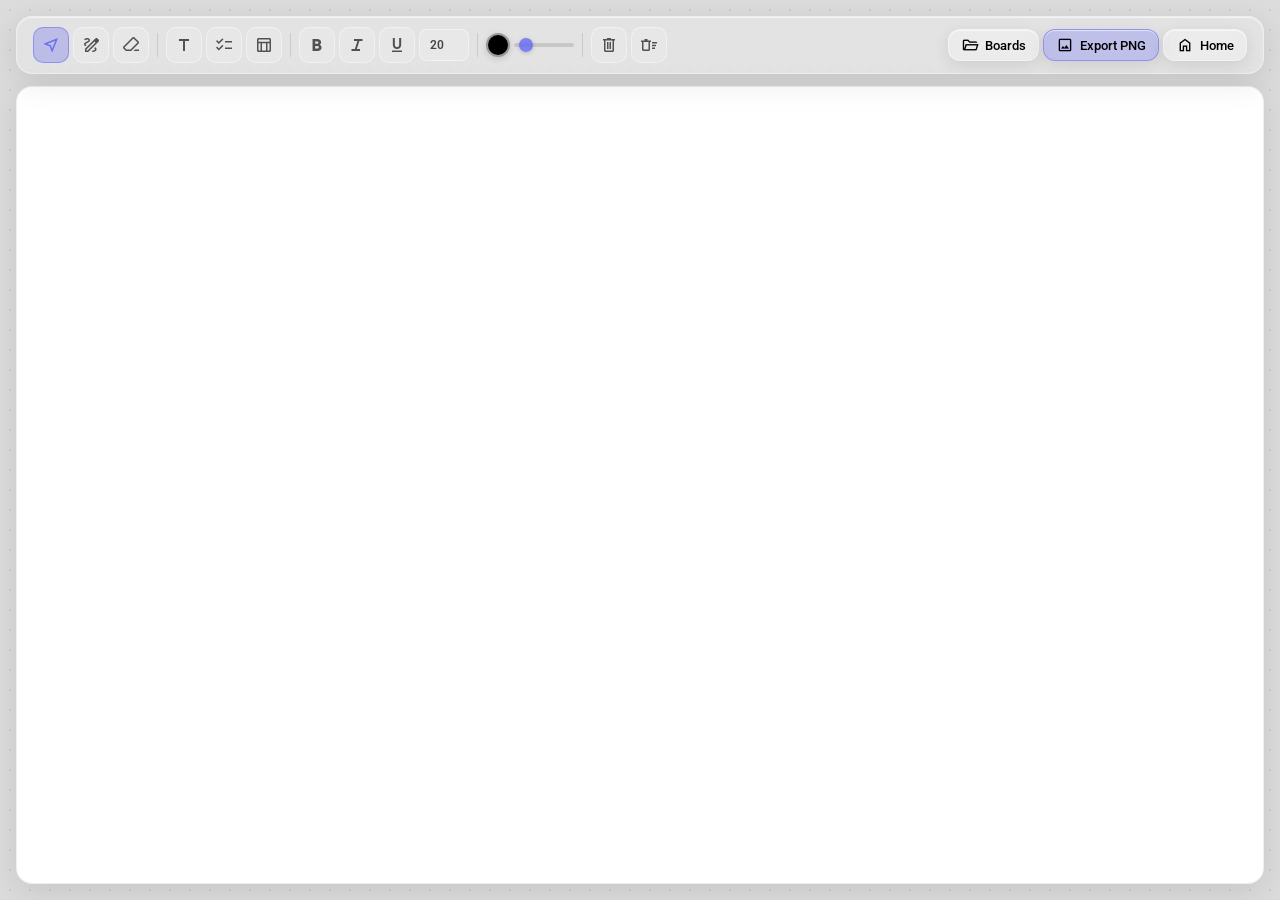
<file: bbwhiteboard/index.html>
<!DOCTYPE html>
<html lang="en">

<head>
    <script src="../account.js"></script>
    <meta charset="UTF-8">
    <meta name="viewport" content="width=device-width, initial-scale=1.0, maximum-scale=1.0, minimum-scale=1.0, user-scalable=no, viewport-fit=cover">
    <title>Bloxburg Whiteboard</title>

    <link rel="icon" type="image/svg+xml" href="data:image/svg+xml,%3Csvg xmlns='http://www.w3.org/2000/svg' viewBox='0 0 64 64'%3E%3Crect x='6' y='10' width='52' height='38' rx='3' fill='%23fff' stroke='%236366f1' stroke-width='3'/%3E%3Crect x='10' y='46' width='8' height='8' rx='1' fill='%236366f1'/%3E%3Crect x='46' y='46' width='8' height='8' rx='1' fill='%236366f1'/%3E%3Cline x1='14' y1='20' x2='36' y2='20' stroke='%236366f1' stroke-width='2' stroke-linecap='round'/%3E%3Cline x1='14' y1='27' x2='44' y2='27' stroke='%23a5b4fc' stroke-width='2' stroke-linecap='round'/%3E%3Cline x1='14' y1='34' x2='30' y2='34' stroke='%23a5b4fc' stroke-width='2' stroke-linecap='round'/%3E%3Ccircle cx='44' cy='36' r='5' fill='none' stroke='%23ef4444' stroke-width='1.5'/%3E%3Cpath d='M42 34 Q44 38 46 34' fill='none' stroke='%23ef4444' stroke-width='1.5' stroke-linecap='round'/%3E%3C/svg%3E">

    <link rel="stylesheet" href="https://fonts.googleapis.com/css2?family=Roboto:wght@300;400;500;600;700&display=swap" />
    <link rel="stylesheet" href="https://fonts.googleapis.com/css2?family=Caveat:wght@400;500;600;700&display=swap" />
    <link rel="stylesheet" href="https://fonts.googleapis.com/css2?family=Material+Symbols+Outlined:opsz,wght,FILL,GRAD@20..48,100..700,0..1,-50..200" />
    <style>
        * {
            box-sizing: border-box;
            margin: 0;
            padding: 0;
            font-family: 'Roboto', sans-serif;
        }

        body {
            background: #DCDCDC url('https://cdn.dummtoby.network/assets/legacy/cdn.ecxogames.ca/ecxogames/assets/794037.png') no-repeat center center / cover;
            color: black;
            display: flex;
            flex-direction: column;
            height: 100vh;
            overflow: hidden;
            position: relative;
        }

        .gridOverlay {
            position: absolute;
            top: 0;
            left: 0;
            width: 100vw;
            height: 100vh;
            z-index: 1;
            background-image: radial-gradient(circle, rgba(99, 102, 241, 0.15) 1px, transparent 1px);
            background-size: 20px 20px;
            pointer-events: none;
        }

        /* Themed Buttons */
        .GTextBtn {
            padding: 8px 14px;
            font-size: 13px;
            font-weight: 500;
            border: 1px solid rgba(255, 255, 255, 0.4);
            border-radius: 12px;
            background: rgba(255, 255, 255, 0.2);
            backdrop-filter: blur(12px);
            -webkit-backdrop-filter: blur(12px);
            color: black;
            cursor: pointer;
            transition: transform 0.2s ease, background 0.2s ease, box-shadow 0.2s ease;
            box-shadow: 0 4px 16px rgba(0, 0, 0, 0.1), inset 0 1px 1px rgba(255, 255, 255, 0.6);
            display: flex;
            align-items: center;
            gap: 6px;
            justify-content: center;
            white-space: nowrap;
        }

        .GTextBtn:hover {
            transform: scale(1.05);
            background: rgba(255, 255, 255, 0.35);
            box-shadow: 0 6px 20px rgba(0, 0, 0, 0.15), inset 0 1px 1px rgba(255, 255, 255, 0.8);
        }

        .GTextBtn .material-symbols-outlined { font-size: 18px; }

        .GTextBtn.primary {
            background: rgba(99, 102, 241, 0.3);
            border-color: rgba(99, 102, 241, 0.5);
        }

        .GTextBtn.primary:hover { background: rgba(99, 102, 241, 0.45); }

        .GTextBtn.danger {
            background: rgba(239, 68, 68, 0.2);
            border-color: rgba(239, 68, 68, 0.4);
        }

        .GTextBtn.danger:hover { background: rgba(239, 68, 68, 0.35); }

        .GTextBtn.active {
            background: rgba(99, 102, 241, 0.35);
            border-color: rgba(99, 102, 241, 0.5);
            box-shadow: 0 4px 16px rgba(99, 102, 241, 0.2), inset 0 1px 1px rgba(255, 255, 255, 0.6);
        }

        /* Layout */
        .AppLayout {
            display: flex;
            flex-direction: column;
            width: 100%;
            height: 100vh;
            z-index: 10;
            position: relative;
        }

        /* Top Toolbar */
        .Toolbar {
            margin: 16px 16px 0;
            border-radius: 16px;
            background: rgba(255, 255, 255, 0.2);
            backdrop-filter: blur(16px);
            -webkit-backdrop-filter: blur(16px);
            border: 1px solid rgba(255, 255, 255, 0.4);
            box-shadow: 0 8px 32px rgba(0, 0, 0, 0.1), inset 0 1px 1px rgba(255, 255, 255, 0.6);
            padding: 10px 16px;
            display: flex;
            align-items: center;
            gap: 8px;
            flex-shrink: 0;
            flex-wrap: wrap;
            z-index: 20;
        }

        .ToolbarDivider {
            width: 1px;
            height: 24px;
            background: rgba(0, 0, 0, 0.1);
            flex-shrink: 0;
        }

        .ToolbarGroup {
            display: flex;
            align-items: center;
            gap: 4px;
        }

        .ToolBtn {
            width: 36px;
            height: 36px;
            border: 1px solid rgba(255, 255, 255, 0.4);
            border-radius: 10px;
            background: rgba(255, 255, 255, 0.15);
            cursor: pointer;
            display: flex;
            align-items: center;
            justify-content: center;
            transition: all 0.15s ease;
            color: rgba(0, 0, 0, 0.65);
            position: relative;
        }

        .ToolBtn:hover {
            background: rgba(255, 255, 255, 0.35);
            color: rgba(0, 0, 0, 0.85);
        }

        .ToolBtn.active {
            background: rgba(99, 102, 241, 0.3);
            border-color: rgba(99, 102, 241, 0.5);
            color: rgba(99, 102, 241, 0.9);
        }

        .ToolBtn .material-symbols-outlined { font-size: 20px; }

        .ColorSwatch {
            width: 24px;
            height: 24px;
            border-radius: 50%;
            border: 2px solid rgba(255, 255, 255, 0.6);
            cursor: pointer;
            box-shadow: 0 2px 6px rgba(0, 0, 0, 0.15);
            transition: transform 0.15s;
        }

        .ColorSwatch:hover { transform: scale(1.15); }

        input[type="color"] {
            opacity: 0;
            position: absolute;
            width: 1px;
            height: 1px;
            pointer-events: none;
        }

        .BrushSizeSlider {
            width: 60px;
            height: 4px;
            -webkit-appearance: none;
            appearance: none;
            background: rgba(0, 0, 0, 0.12);
            border-radius: 2px;
            outline: none;
        }

        .BrushSizeSlider::-webkit-slider-thumb {
            -webkit-appearance: none;
            width: 14px;
            height: 14px;
            border-radius: 50%;
            background: rgba(99, 102, 241, 0.8);
            cursor: pointer;
            box-shadow: 0 1px 4px rgba(0, 0, 0, 0.2);
        }

        .ToolbarSpacer { flex: 1; }

        /* Board Container */
        .BoardContainer {
            flex: 1;
            margin: 12px 16px 16px;
            border-radius: 16px;
            background: rgba(255, 255, 255, 0.2);
            backdrop-filter: blur(16px);
            -webkit-backdrop-filter: blur(16px);
            border: 1px solid rgba(255, 255, 255, 0.4);
            box-shadow: 0 8px 32px rgba(0, 0, 0, 0.1), inset 0 1px 1px rgba(255, 255, 255, 0.6);
            overflow: hidden;
            position: relative;
            z-index: 10;
        }

        /* Whiteboard Canvas */
        .WhiteboardArea {
            width: 100%;
            height: 100%;
            position: relative;
            background: white;
            overflow: hidden;
        }

        .DrawCanvas {
            position: absolute;
            top: 0;
            left: 0;
            width: 100%;
            height: 100%;
            z-index: 5;
        }

        .DrawCanvas.active {
            cursor: crosshair;
        }

        .DrawCanvas.erasing {
            cursor: url("data:image/svg+xml,%3Csvg xmlns='http://www.w3.org/2000/svg' width='20' height='20'%3E%3Ccircle cx='10' cy='10' r='8' fill='none' stroke='%23999' stroke-width='2'/%3E%3C/svg%3E") 10 10, auto;
        }

        /* Whiteboard Elements */
        .WBElement {
            position: absolute;
            cursor: default;
            min-width: 30px;
            min-height: 20px;
            z-index: 10;
        }

        .WBElement.selected {
            outline: 2px solid rgba(99, 102, 241, 0.7);
            outline-offset: 3px;
        }

        .WBElement.dragging {
            opacity: 0.8;
            z-index: 100;
        }

        .WBElement .ResizeHandle {
            position: absolute;
            width: 10px;
            height: 10px;
            background: rgba(99, 102, 241, 0.8);
            border: 1px solid white;
            border-radius: 2px;
            cursor: nwse-resize;
            display: none;
            z-index: 15;
        }

        .WBElement.selected .ResizeHandle { display: block; }
        .WBElement .ResizeHandle.se { right: -5px; bottom: -5px; }

        .DragHandle {
            position: absolute;
            top: -5px;
            left: -5px;
            width: 20px;
            height: 20px;
            background: rgba(99, 102, 241, 0.8);
            border: 1px solid white;
            border-radius: 4px;
            cursor: grab;
            display: none;
            z-index: 15;
            align-items: center;
            justify-content: center;
            color: white;
        }

        .DragHandle:active { cursor: grabbing; }

        .DragHandle .material-symbols-outlined {
            font-size: 14px;
        }

        .WBElement.selected .DragHandle { display: flex; }

        .WBTextBlock {
            font-family: 'Caveat', cursive;
            font-size: 20px;
            padding: 6px 10px;
            outline: none;
            white-space: pre-wrap;
            word-break: break-word;
            line-height: 1.4;
            min-width: 60px;
            min-height: 28px;
        }

        .WBTextBlock * {
            font-family: inherit;
        }

        .WBTextBlock div, .WBTextBlock p, .WBTextBlock br {
            font-family: inherit;
        }

        .WBTextBlock:focus {
            background: rgba(99, 102, 241, 0.04);
            border-radius: 4px;
        }

        /* Bucket List */
        .WBChecklist {
            font-family: 'Caveat', cursive;
            font-size: 18px;
            padding: 8px 10px;
            display: flex;
            flex-direction: column;
            gap: 4px;
            min-width: 140px;
        }

        .WBChecklistTitle {
            font-weight: 700;
            font-size: 20px;
            border: none;
            outline: none;
            background: none;
            font-family: 'Caveat', cursive;
            width: 100%;
            border-bottom: 2px solid rgba(0, 0, 0, 0.15);
            padding-bottom: 4px;
            margin-bottom: 4px;
        }

        .WBCheckItem {
            display: flex;
            align-items: center;
            gap: 6px;
        }

        .WBCheckItem input[type="checkbox"] {
            width: 16px;
            height: 16px;
            accent-color: #6366f1;
            cursor: pointer;
            flex-shrink: 0;
        }

        .WBCheckItem span {
            outline: none;
            flex: 1;
            min-width: 40px;
        }

        .WBCheckItem span[data-checked="true"] {
            text-decoration: line-through;
            opacity: 0.5;
        }

        .WBCheckItem .RemoveItemBtn {
            background: none;
            border: none;
            cursor: pointer;
            color: rgba(239, 68, 68, 0.5);
            font-size: 14px;
            padding: 0;
            display: none;
        }

        .WBCheckItem:hover .RemoveItemBtn { display: block; }

        .AddCheckItemBtn {
            font-family: 'Caveat', cursive;
            font-size: 16px;
            background: none;
            border: 1px dashed rgba(0, 0, 0, 0.15);
            border-radius: 4px;
            cursor: pointer;
            padding: 2px 6px;
            color: rgba(0, 0, 0, 0.35);
            text-align: left;
            transition: all 0.15s;
        }

        .AddCheckItemBtn:hover {
            border-color: rgba(99, 102, 241, 0.4);
            color: rgba(99, 102, 241, 0.6);
        }

        /* Table */
        .WBTable {
            border-collapse: collapse;
            font-family: 'Caveat', cursive;
            font-size: 17px;
        }

        .WBTable td {
            border: 1.5px solid rgba(0, 0, 0, 0.2);
            padding: 4px 8px;
            min-width: 60px;
            min-height: 24px;
            outline: none;
        }

        .WBTable td:focus {
            background: rgba(99, 102, 241, 0.06);
        }

        .WBTableActions {
            position: absolute;
            top: -28px;
            left: 0;
            display: none;
            gap: 2px;
        }

        .WBElement.selected .WBTableActions { display: flex; }

        .WBTableActionBtn {
            width: 24px;
            height: 24px;
            border: 1px solid rgba(255, 255, 255, 0.5);
            border-radius: 6px;
            background: rgba(255, 255, 255, 0.7);
            backdrop-filter: blur(8px);
            cursor: pointer;
            display: flex;
            align-items: center;
            justify-content: center;
            transition: all 0.15s;
            color: rgba(0, 0, 0, 0.5);
        }

        .WBTableActionBtn:hover {
            background: rgba(255, 255, 255, 0.9);
            color: rgba(0, 0, 0, 0.8);
        }

        /* Modal */
        .ModalOverlay {
            position: fixed;
            top: 0; left: 0;
            width: 100vw; height: 100vh;
            background: rgba(0, 0, 0, 0.25);
            backdrop-filter: blur(4px);
            -webkit-backdrop-filter: blur(4px);
            z-index: 1000;
            display: flex;
            align-items: center;
            justify-content: center;
            opacity: 0;
            pointer-events: none;
            transition: opacity 0.25s ease;
        }

        .ModalOverlay.open {
            opacity: 1;
            pointer-events: all;
        }

        .ModalContent {
            background: rgba(255, 255, 255, 0.65);
            backdrop-filter: blur(24px);
            -webkit-backdrop-filter: blur(24px);
            border: 1px solid rgba(255, 255, 255, 0.6);
            border-radius: 18px;
            box-shadow: 0 12px 48px rgba(0, 0, 0, 0.15), inset 0 1px 1px rgba(255, 255, 255, 0.8);
            padding: 28px;
            min-width: 400px;
            max-width: 500px;
            max-height: 80vh;
            overflow-y: auto;
            display: flex;
            flex-direction: column;
            gap: 16px;
        }

        .ModalTitle {
            font-size: 18px;
            font-weight: 600;
            color: rgba(0, 0, 0, 0.85);
            display: flex;
            align-items: center;
            justify-content: space-between;
        }

        .ModalClose {
            background: none;
            border: none;
            cursor: pointer;
            color: rgba(0, 0, 0, 0.5);
            padding: 4px;
            border-radius: 8px;
            display: flex;
            align-items: center;
            transition: all 0.2s;
        }

        .ModalClose:hover {
            background: rgba(0, 0, 0, 0.06);
            color: rgba(0, 0, 0, 0.8);
        }

        .form-group {
            display: flex;
            flex-direction: column;
            gap: 6px;
        }

        .form-group label {
            font-size: 13px;
            font-weight: 600;
            color: rgba(0, 0, 0, 0.7);
        }

        .form-group input,
        .form-group select {
            background: rgba(255, 255, 255, 0.3);
            border: 1px solid rgba(255, 255, 255, 0.5);
            color: black;
            padding: 10px 12px;
            border-radius: 8px;
            font-size: 13px;
            outline: none;
            backdrop-filter: blur(4px);
            transition: all 0.2s ease;
            font-family: 'Roboto', sans-serif;
        }

        .form-group input:focus,
        .form-group select:focus {
            background: rgba(255, 255, 255, 0.5);
            border-color: rgba(99, 102, 241, 0.6);
            box-shadow: 0 0 0 3px rgba(99, 102, 241, 0.2);
        }

        .SavedBoardItem {
            display: flex;
            justify-content: space-between;
            align-items: center;
            background: rgba(255, 255, 255, 0.3);
            padding: 12px 16px;
            border-radius: 12px;
            border: 1px solid rgba(255, 255, 255, 0.5);
        }

        .SavedBoardItem span {
            font-weight: 500;
            font-size: 14px;
        }

        .SavedBoardActions {
            display: flex;
            gap: 6px;
        }

        .EmptyState {
            text-align: center;
            padding: 30px 20px;
            color: rgba(0, 0, 0, 0.4);
            font-size: 14px;
        }

        .EmptyState .material-symbols-outlined {
            font-size: 40px;
            margin-bottom: 10px;
            opacity: 0.4;
        }

        .FontSizeInput {
            width: 50px;
            height: 32px;
            border: 1px solid rgba(255, 255, 255, 0.4);
            border-radius: 8px;
            background: rgba(255, 255, 255, 0.2);
            text-align: center;
            font-size: 12px;
            font-weight: 600;
            color: rgba(0, 0, 0, 0.7);
            outline: none;
            font-family: 'Roboto', sans-serif;
        }

        .FontSizeInput:focus {
            border-color: rgba(99, 102, 241, 0.5);
            box-shadow: 0 0 0 2px rgba(99, 102, 241, 0.15);
        }

        /* Selection box */
        .SelectionBox {
            position: absolute;
            border: 2px dashed rgba(99, 102, 241, 0.6);
            background: rgba(99, 102, 241, 0.05);
            pointer-events: none;
            z-index: 50;
        }

        /* Context Menu */
        .ContextMenu {
            position: fixed;
            display: none;
            background: rgba(255, 255, 255, 0.25);
            backdrop-filter: blur(16px);
            -webkit-backdrop-filter: blur(16px);
            border: 1px solid rgba(255, 255, 255, 0.4);
            border-radius: 12px;
            z-index: 500;
            box-shadow: 0 8px 32px rgba(0, 0, 0, 0.12),
              inset 0 1px 1px rgba(255, 255, 255, 0.6);
            overflow: hidden;
            padding: 4px;
        }

        .ContextMenu button {
            display: flex;
            align-items: center;
            gap: 10px;
            width: 200px;
            padding: 8px 12px;
            background: transparent;
            border: none;
            border-radius: 8px;
            text-align: left;
            cursor: pointer;
            font-size: 13px;
            color: #000;
            font-family: 'Roboto', sans-serif;
            transition: background 0.15s ease;
        }

        .ContextMenu button:hover {
            background: rgba(255, 255, 255, 0.4);
        }

        .ContextMenu button .material-symbols-outlined {
            font-size: 18px;
            color: rgba(0, 0, 0, 0.5);
        }

        .ContextMenu button .shortcut {
            margin-left: auto;
            font-size: 11px;
            color: rgba(0, 0, 0, 0.35);
            font-weight: 500;
        }

        .ContextMenu button:disabled {
            opacity: 0.35;
            cursor: default;
        }

        .ContextMenu button:disabled:hover {
            background: transparent;
        }

        .ContextMenuDivider {
            height: 1px;
            background: rgba(0, 0, 0, 0.08);
            margin: 4px 8px;
        }

        /* Mobile responsive */
        @media (max-width: 768px) {
            .Toolbar {
                margin: 8px;
                padding: 8px 10px;
                gap: 4px;
                flex-wrap: wrap;
            }

            .ToolBtn {
                width: 32px;
                height: 32px;
            }

            .ToolBtn .material-symbols-outlined {
                font-size: 18px;
            }

            .GTextBtn {
                padding: 6px 10px;
                font-size: 12px;
            }

            .ToolbarDivider {
                height: 20px;
            }

            .ColorSwatch {
                width: 20px;
                height: 20px;
            }
        }
    </style>
    <style>
        @media (max-width: 768px) {
            .MobileBlock { display: flex !important; }
            body > *:not(.MobileBlock) { display: none !important; }
        }
    </style>
    <style id="MobileSystemNavStyles">
        .MobileSystemNav { display: none; }
        @media (max-width: 768px) {
            .MobileSystemNav {
                position: fixed; left: 0; right: 0; bottom: 0; z-index: 999998;
                height: calc(58px + env(safe-area-inset-bottom));
                padding: 0 18px env(safe-area-inset-bottom);
                display: grid; grid-template-columns: repeat(3, 1fr); align-items: center;
                background: #D9D9D9;
                border-top: 1px solid rgba(255,255,255,.55);
                backdrop-filter: blur(22px) saturate(145%);
                -webkit-backdrop-filter: blur(22px) saturate(145%);
                box-shadow: 0 -6px 24px rgba(0,0,0,.08);
            }
            .MobileSystemNav button {
                appearance: none; -webkit-appearance: none; width: 52px; height: 48px;
                margin: 0 auto; padding: 0; border: 0; background: transparent;
                color: rgba(0,0,0,.72); display: grid; place-items: center; cursor: pointer;
                -webkit-tap-highlight-color: transparent;
            }
            .MobileSystemNav button:active { opacity: .45; }
            .MobileSystemNav svg {
                width: 23px; height: 23px; display: block; fill: none; stroke: currentColor;
                stroke-width: 2.1; stroke-linecap: round; stroke-linejoin: round;
            }
        }
    </style>
    <meta name="theme-color" content="#D9D9D9">
    <style id="LegacyHomeButtonMobileStyles">
        @media (max-width: 768px) {
            .LegacyHomeButton { display: none !important; }
        }
    </style>
    <style id="MobileViewportLockStyles">
        @media (max-width: 768px) {
            html, body {
                overscroll-behavior: none;
                overflow: hidden;
                touch-action: pan-x pan-y;
            }
        }
    </style>
</head>

<body>
    <div class="MobileBlock" style="display:none;position:fixed;inset:0;z-index:999999;flex-direction:column;align-items:center;justify-content:center;padding:2rem;text-align:center;font-family:'Roboto',sans-serif;">
        <div style="background:rgba(255,255,255,0.2);backdrop-filter:blur(16px);-webkit-backdrop-filter:blur(16px);border:1px solid rgba(255,255,255,0.4);border-radius:20px;padding:2.5rem 2rem;max-width:380px;width:100%;box-shadow:0 8px 32px rgba(0,0,0,0.1);">
            <span style="font-size:48px;display:block;margin-bottom:16px;">🖥️</span>
            <h2 style="font-size:20px;font-weight:600;margin-bottom:8px;color:rgba(0,0,0,0.8);">Desktop Only</h2>
            <p style="font-size:14px;color:rgba(0,0,0,0.5);line-height:1.6;">Sorry, this site is currently only available on desktop devices.</p>
        </div>
    </div>
    <div class="gridOverlay"></div>

    <div class="AppLayout">
        <!-- Toolbar -->
        <div class="Toolbar">
            <!-- Tool modes -->
            <div class="ToolbarGroup">
                <button class="ToolBtn active" data-tool="select" onclick="setTool('select')" title="Select / Move">
                    <span class="material-symbols-outlined">near_me</span>
                </button>
                <button class="ToolBtn" data-tool="draw" onclick="setTool('draw')" title="Draw">
                    <span class="material-symbols-outlined">draw</span>
                </button>
                <button class="ToolBtn" data-tool="erase" onclick="setTool('erase')" title="Eraser">
                    <span class="material-symbols-outlined">ink_eraser</span>
                </button>
            </div>

            <div class="ToolbarDivider"></div>

            <!-- Add elements -->
            <div class="ToolbarGroup">
                <button class="ToolBtn" onclick="addTextBlock()" title="Add Text">
                    <span class="material-symbols-outlined">title</span>
                </button>
                <button class="ToolBtn" onclick="addChecklist()" title="Add Bucket List">
                    <span class="material-symbols-outlined">checklist</span>
                </button>
                <button class="ToolBtn" onclick="addTable()" title="Add Table">
                    <span class="material-symbols-outlined">table_chart</span>
                </button>
            </div>

            <div class="ToolbarDivider"></div>

            <!-- Text formatting -->
            <div class="ToolbarGroup">
                <button class="ToolBtn" id="boldBtn" onclick="formatText('bold')" title="Bold">
                    <span class="material-symbols-outlined">format_bold</span>
                </button>
                <button class="ToolBtn" id="italicBtn" onclick="formatText('italic')" title="Italic">
                    <span class="material-symbols-outlined">format_italic</span>
                </button>
                <button class="ToolBtn" id="underlineBtn" onclick="formatText('underline')" title="Underline">
                    <span class="material-symbols-outlined">format_underlined</span>
                </button>
                <input type="number" class="FontSizeInput" id="fontSizeInput" value="20" min="10" max="72" step="1" onchange="changeFontSize(this.value)" title="Font Size">
            </div>

            <div class="ToolbarDivider"></div>

            <!-- Color -->
            <div class="ToolbarGroup">
                <div style="position: relative;">
                    <div class="ColorSwatch" id="colorSwatch" style="background: #000000;" onclick="document.getElementById('colorPicker').click()" title="Color"></div>
                    <input type="color" id="colorPicker" value="#000000" onchange="setColor(this.value)">
                </div>
                <input type="range" class="BrushSizeSlider" id="brushSize" value="3" min="1" max="20" title="Brush Size">
            </div>

            <div class="ToolbarDivider"></div>

            <!-- Board actions -->
            <div class="ToolbarGroup">
                <button class="ToolBtn" onclick="deleteSelected()" title="Delete Selected">
                    <span class="material-symbols-outlined">delete</span>
                </button>
                <button class="ToolBtn" onclick="clearBoard()" title="Clear Board">
                    <span class="material-symbols-outlined">delete_sweep</span>
                </button>
            </div>

            <div class="ToolbarSpacer"></div>

            <!-- File actions -->
            <div class="ToolbarGroup">
                <button class="GTextBtn" onclick="openModal('saveLoad')" style="padding: 6px 12px;">
                    <span class="material-symbols-outlined">folder_open</span> Boards
                </button>
                <button class="GTextBtn primary" onclick="exportAsPNG()" style="padding: 6px 12px;">
                    <span class="material-symbols-outlined">image</span> Export PNG
                </button>
                <button class="LegacyHomeButton GTextBtn"  onclick="window.location.href='../'" style="padding: 6px 12px;">
                    <span class="material-symbols-outlined">home</span> Home
                </button>
            </div>
        </div>

        <!-- Board -->
        <div class="BoardContainer">
            <div class="WhiteboardArea" id="whiteboardArea">
                <canvas class="DrawCanvas" id="drawCanvas"></canvas>
            </div>
        </div>
    </div>

    <!-- Save/Load Modal -->

    <!-- Context Menu -->
    <div id="contextMenu" class="ContextMenu">
        <button id="ctxCut"><span class="material-symbols-outlined">content_cut</span> Cut<span class="shortcut">Ctrl+X</span></button>
        <button id="ctxCopy"><span class="material-symbols-outlined">content_copy</span> Copy<span class="shortcut">Ctrl+C</span></button>
        <button id="ctxPaste"><span class="material-symbols-outlined">content_paste</span> Paste<span class="shortcut">Ctrl+V</span></button>
        <button id="ctxDuplicate"><span class="material-symbols-outlined">content_copy</span> Duplicate</button>
        <div class="ContextMenuDivider"></div>
        <button id="ctxDelete"><span class="material-symbols-outlined">delete</span> Delete<span class="shortcut">Del</span></button>
        <button id="ctxSelectAll"><span class="material-symbols-outlined">select_all</span> Select All<span class="shortcut">Ctrl+A</span></button>
        <button id="ctxDeselect"><span class="material-symbols-outlined">deselect</span> Deselect</button>
        <div class="ContextMenuDivider"></div>
        <button id="ctxCopyData"><span class="material-symbols-outlined">data_object</span> Copy Data (JSON)</button>
        <button id="ctxPasteData"><span class="material-symbols-outlined">data_array</span> Paste Data (JSON)</button>
        <div class="ContextMenuDivider"></div>
        <button id="ctxExport"><span class="material-symbols-outlined">image</span> Export as PNG</button>
    </div>

    <div class="ModalOverlay" id="saveLoadModal" onclick="if(event.target===this)closeModal('saveLoad')">
        <div class="ModalContent">
            <div class="ModalTitle">
                <span>Whiteboards</span>
                <button class="ModalClose" onclick="closeModal('saveLoad')">
                    <span class="material-symbols-outlined">close</span>
                </button>
            </div>
            <div class="form-group">
                <label>Save Current Board</label>
                <div style="display: flex; gap: 8px;">
                    <input type="text" id="boardNameInput" placeholder="Board name..." style="flex: 1;">
                    <button class="GTextBtn primary" onclick="saveBoard()" style="height: 38px;">Save</button>
                </div>
            </div>
            <div style="font-size: 14px; font-weight: 600; color: rgba(0,0,0,0.7); border-bottom: 1px solid rgba(0,0,0,0.1); padding-bottom: 6px;">Saved Boards</div>
            <div id="savedBoardsList"></div>
        </div>
    </div>

    <script>
        // ===== STATE =====
        let currentTool = 'select';
        let currentColor = '#000000';
        let elements = [];
        let selectedElementId = null;
        let selectedElementIds = new Set();
        let selectedStrokeIndices = new Set();
        let nextId = 1;

        const board = document.getElementById('whiteboardArea');
        const drawCanvas = document.getElementById('drawCanvas');
        const ctx = drawCanvas.getContext('2d');

        // ===== CANVAS SETUP =====
        function resizeCanvas() {
            const rect = board.getBoundingClientRect();
            drawCanvas.width = rect.width;
            drawCanvas.height = rect.height;
            redrawCanvas();
        }

        let drawingStrokes = [];

        function redrawCanvas() {
            ctx.clearRect(0, 0, drawCanvas.width, drawCanvas.height);
            drawingStrokes.forEach((stroke, idx) => {
                if (stroke.points.length < 2) return;
                // Draw selection highlight behind selected strokes
                if (selectedStrokeIndices.has(idx)) {
                    ctx.beginPath();
                    ctx.strokeStyle = 'rgba(99, 102, 241, 0.35)';
                    ctx.lineWidth = stroke.size + 8;
                    ctx.lineCap = 'round';
                    ctx.lineJoin = 'round';
                    ctx.moveTo(stroke.points[0].x, stroke.points[0].y);
                    for (let i = 1; i < stroke.points.length; i++) {
                        ctx.lineTo(stroke.points[i].x, stroke.points[i].y);
                    }
                    ctx.stroke();
                }
                ctx.beginPath();
                ctx.strokeStyle = stroke.color;
                ctx.lineWidth = stroke.size;
                ctx.lineCap = 'round';
                ctx.lineJoin = 'round';
                ctx.moveTo(stroke.points[0].x, stroke.points[0].y);
                for (let i = 1; i < stroke.points.length; i++) {
                    ctx.lineTo(stroke.points[i].x, stroke.points[i].y);
                }
                ctx.stroke();
            });
        }

        window.addEventListener('resize', resizeCanvas);
        resizeCanvas();

        // ===== TOOLS =====
        function setTool(tool) {
            currentTool = tool;
            document.querySelectorAll('.ToolBtn[data-tool]').forEach(b => {
                b.classList.toggle('active', b.dataset.tool === tool);
            });
            drawCanvas.classList.remove('active', 'erasing');
            if (tool === 'draw') drawCanvas.classList.add('active');
            if (tool === 'erase') drawCanvas.classList.add('erasing');

            // Canvas pointer events
            if (tool === 'draw' || tool === 'erase') {
                drawCanvas.style.pointerEvents = 'auto';
                deselectAll();
            } else if (tool === 'select') {
                drawCanvas.style.pointerEvents = 'none';
            }
        }

        function setColor(color) {
            currentColor = color;
            document.getElementById('colorSwatch').style.background = color;
        }

        // ===== DRAWING =====
        let isDrawing = false;
        let currentStroke = null;

        drawCanvas.addEventListener('pointerdown', (e) => {
            if (currentTool === 'draw') {
                isDrawing = true;
                const rect = drawCanvas.getBoundingClientRect();
                currentStroke = {
                    color: currentColor,
                    size: parseInt(document.getElementById('brushSize').value),
                    points: [{ x: e.clientX - rect.left, y: e.clientY - rect.top }]
                };
                drawCanvas.setPointerCapture(e.pointerId);
            } else if (currentTool === 'erase') {
                isDrawing = true;
                eraseAt(e);
                drawCanvas.setPointerCapture(e.pointerId);
            }
        });

        drawCanvas.addEventListener('pointermove', (e) => {
            if (!isDrawing) return;
            const rect = drawCanvas.getBoundingClientRect();
            if (currentTool === 'draw' && currentStroke) {
                currentStroke.points.push({ x: e.clientX - rect.left, y: e.clientY - rect.top });
                // Draw live
                ctx.beginPath();
                ctx.strokeStyle = currentStroke.color;
                ctx.lineWidth = currentStroke.size;
                ctx.lineCap = 'round';
                ctx.lineJoin = 'round';
                const pts = currentStroke.points;
                if (pts.length >= 2) {
                    ctx.moveTo(pts[pts.length - 2].x, pts[pts.length - 2].y);
                    ctx.lineTo(pts[pts.length - 1].x, pts[pts.length - 1].y);
                }
                ctx.stroke();
            } else if (currentTool === 'erase') {
                eraseAt(e);
            }
        });

        drawCanvas.addEventListener('pointerup', () => {
            if (isDrawing && currentTool === 'draw' && currentStroke) {
                drawingStrokes.push(currentStroke);
                currentStroke = null;
            }
            isDrawing = false;
        });

        function eraseAt(e) {
            const rect = drawCanvas.getBoundingClientRect();
            const ex = e.clientX - rect.left;
            const ey = e.clientY - rect.top;
            const eraseRadius = parseInt(document.getElementById('brushSize').value) * 2;
            drawingStrokes = drawingStrokes.filter(stroke => {
                return !stroke.points.some(p => Math.hypot(p.x - ex, p.y - ey) < eraseRadius);
            });
            redrawCanvas();
        }

        // ===== ELEMENT MANAGEMENT =====
        function createElement(type, x, y, content) {
            const id = nextId++;
            const el = { id, type, x, y, content, color: currentColor, fontSize: parseInt(document.getElementById('fontSizeInput').value) };
            elements.push(el);
            renderElement(el);
            selectElement(id);
            return el;
        }

        function renderElement(el) {
            const existing = document.getElementById('wb-el-' + el.id);
            if (existing) existing.remove();

            const wrapper = document.createElement('div');
            wrapper.className = 'WBElement';
            wrapper.id = 'wb-el-' + el.id;
            wrapper.style.left = el.x + 'px';
            wrapper.style.top = el.y + 'px';
            if (el.width) wrapper.style.width = el.width + 'px';

            // Resize handle
            const resizeHandle = document.createElement('div');
            resizeHandle.className = 'ResizeHandle se';
            resizeHandle.addEventListener('pointerdown', (e) => {
                e.stopPropagation();
                startResize(el.id, e);
            });
            wrapper.appendChild(resizeHandle);

            // Drag handle
            const dragHandle = document.createElement('div');
            dragHandle.className = 'DragHandle';
            dragHandle.innerHTML = '<span class="material-symbols-outlined">drag_indicator</span>';
            dragHandle.addEventListener('pointerdown', (e) => {
                e.stopPropagation();
                selectElement(el.id);
                startDrag(el.id, e);
            });
            wrapper.appendChild(dragHandle);

            if (el.type === 'text') {
                const block = document.createElement('div');
                block.className = 'WBTextBlock';
                block.contentEditable = 'true';
                block.innerHTML = el.content || 'Type here...';
                block.style.color = el.color || '#000';
                block.style.fontSize = (el.fontSize || 20) + 'px';
                block.addEventListener('input', () => {
                    el.content = block.innerHTML;
                });
                block.addEventListener('keydown', (e) => {
                    if (e.key === 'Enter') {
                        e.preventDefault();
                        document.execCommand('insertLineBreak');
                    }
                });
                block.addEventListener('focus', () => selectElement(el.id));
                block.addEventListener('pointerdown', (e) => e.stopPropagation());
                wrapper.appendChild(block);
            } else if (el.type === 'checklist') {
                const container = document.createElement('div');
                container.className = 'WBChecklist';
                container.style.color = el.color || '#000';
                container.style.fontSize = (el.fontSize || 18) + 'px';

                const titleInput = document.createElement('input');
                titleInput.className = 'WBChecklistTitle';
                titleInput.value = el.content.title || 'Bucket List';
                titleInput.style.color = el.color || '#000';
                titleInput.style.fontSize = (el.fontSize ? el.fontSize + 2 : 20) + 'px';
                titleInput.addEventListener('input', () => { el.content.title = titleInput.value; });
                titleInput.addEventListener('pointerdown', (e) => e.stopPropagation());
                container.appendChild(titleInput);

                const itemsDiv = document.createElement('div');
                itemsDiv.style.display = 'flex';
                itemsDiv.style.flexDirection = 'column';
                itemsDiv.style.gap = '4px';

                function renderItems() {
                    itemsDiv.innerHTML = '';
                    el.content.items.forEach((item, i) => {
                        const row = document.createElement('div');
                        row.className = 'WBCheckItem';

                        const cb = document.createElement('input');
                        cb.type = 'checkbox';
                        cb.checked = item.checked;
                        cb.addEventListener('change', () => {
                            item.checked = cb.checked;
                            textSpan.dataset.checked = item.checked;
                        });
                        cb.addEventListener('pointerdown', (e) => e.stopPropagation());

                        const textSpan = document.createElement('span');
                        textSpan.contentEditable = 'true';
                        textSpan.textContent = item.text;
                        textSpan.dataset.checked = item.checked;
                        textSpan.addEventListener('input', () => { item.text = textSpan.textContent; });
                        textSpan.addEventListener('pointerdown', (e) => e.stopPropagation());
                        textSpan.addEventListener('keydown', (e) => {
                            if (e.key === 'Enter') {
                                e.preventDefault();
                                el.content.items.splice(i + 1, 0, { text: '', checked: false });
                                renderItems();
                                const nextRow = itemsDiv.children[i + 1];
                                if (nextRow) nextRow.querySelector('span[contenteditable]').focus();
                            }
                        });

                        const removeBtn = document.createElement('button');
                        removeBtn.className = 'RemoveItemBtn';
                        removeBtn.innerHTML = '✕';
                        removeBtn.addEventListener('click', (e) => {
                            e.stopPropagation();
                            el.content.items.splice(i, 1);
                            renderItems();
                        });
                        removeBtn.addEventListener('pointerdown', (e) => e.stopPropagation());

                        row.appendChild(cb);
                        row.appendChild(textSpan);
                        row.appendChild(removeBtn);
                        itemsDiv.appendChild(row);
                    });
                }
                renderItems();
                container.appendChild(itemsDiv);

                const addBtn = document.createElement('button');
                addBtn.className = 'AddCheckItemBtn';
                addBtn.textContent = '+ Add item';
                addBtn.addEventListener('click', (e) => {
                    e.stopPropagation();
                    el.content.items.push({ text: 'New item', checked: false });
                    renderItems();
                    const lastRow = itemsDiv.lastChild;
                    if (lastRow) lastRow.querySelector('span[contenteditable]').focus();
                });
                addBtn.addEventListener('pointerdown', (e) => e.stopPropagation());
                container.appendChild(addBtn);

                wrapper.appendChild(container);
            } else if (el.type === 'table') {
                const tableWrap = document.createElement('div');
                tableWrap.style.position = 'relative';

                // Table actions
                const actions = document.createElement('div');
                actions.className = 'WBTableActions';
                [
                    { icon: 'add_column_right', title: 'Add Column', fn: () => addTableCol(el) },
                    { icon: 'add_row_below', title: 'Add Row', fn: () => addTableRow(el) },
                    { icon: 'remove', title: 'Remove Last Column', fn: () => removeTableCol(el) },
                    { icon: 'playlist_remove', title: 'Remove Last Row', fn: () => removeTableRow(el) }
                ].forEach(a => {
                    const btn = document.createElement('button');
                    btn.className = 'WBTableActionBtn';
                    btn.title = a.title;
                    btn.innerHTML = '<span class="material-symbols-outlined" style="font-size:16px;">' + a.icon + '</span>';
                    btn.addEventListener('click', (e) => { e.stopPropagation(); a.fn(); });
                    btn.addEventListener('pointerdown', (e) => e.stopPropagation());
                    actions.appendChild(btn);
                });
                tableWrap.appendChild(actions);

                const table = document.createElement('table');
                table.className = 'WBTable';
                table.style.color = el.color || '#000';
                table.style.fontSize = (el.fontSize || 17) + 'px';

                el.content.rows.forEach((row, ri) => {
                    const tr = document.createElement('tr');
                    row.forEach((cell, ci) => {
                        const td = document.createElement('td');
                        td.contentEditable = 'true';
                        td.textContent = cell;
                        td.addEventListener('input', () => { el.content.rows[ri][ci] = td.textContent; });
                        td.addEventListener('pointerdown', (e) => e.stopPropagation());
                        tr.appendChild(td);
                    });
                    table.appendChild(tr);
                });
                tableWrap.appendChild(table);
                wrapper.appendChild(tableWrap);
            }

            // Drag handling
            wrapper.addEventListener('pointerdown', (e) => {
                if (currentTool !== 'select') return;
                e.stopPropagation();
                selectElement(el.id);
                startDrag(el.id, e);
            });

            board.appendChild(wrapper);
        }

        // ===== ADD ELEMENTS =====
        function addTextBlock() {
            setTool('select');
            createElement('text', 80 + Math.random() * 200, 80 + Math.random() * 100, 'Type here...');
        }

        function addChecklist() {
            setTool('select');
            createElement('checklist', 80 + Math.random() * 200, 80 + Math.random() * 100, {
                title: 'Bucket List',
                items: [
                    { text: 'First item', checked: false },
                    { text: 'Second item', checked: false }
                ]
            });
        }

        function addTable() {
            setTool('select');
            createElement('table', 80 + Math.random() * 200, 80 + Math.random() * 100, {
                rows: [
                    ['Header 1', 'Header 2', 'Header 3'],
                    ['', '', ''],
                    ['', '', '']
                ]
            });
        }

        function addTableRow(el) {
            const cols = el.content.rows[0] ? el.content.rows[0].length : 3;
            el.content.rows.push(new Array(cols).fill(''));
            renderElement(el);
            selectElement(el.id);
        }

        function addTableCol(el) {
            el.content.rows.forEach(row => row.push(''));
            renderElement(el);
            selectElement(el.id);
        }

        function removeTableRow(el) {
            if (el.content.rows.length <= 1) return;
            el.content.rows.pop();
            renderElement(el);
            selectElement(el.id);
        }

        function removeTableCol(el) {
            if (!el.content.rows[0] || el.content.rows[0].length <= 1) return;
            el.content.rows.forEach(row => row.pop());
            renderElement(el);
            selectElement(el.id);
        }

        // ===== SELECTION =====
        function selectElement(id, addToSelection = false) {
            if (!addToSelection) {
                deselectAll();
            }
            selectedElementId = id;
            selectedElementIds.add(id);
            const dom = document.getElementById('wb-el-' + id);
            if (dom) dom.classList.add('selected');

            const el = elements.find(e => e.id === id);
            if (el) {
                document.getElementById('fontSizeInput').value = el.fontSize || 20;
            }
        }

        function deselectAll() {
            selectedElementId = null;
            selectedElementIds.clear();
            selectedStrokeIndices.clear();
            document.querySelectorAll('.WBElement.selected').forEach(e => e.classList.remove('selected'));
            redrawCanvas();
        }

        // ===== STROKE HIT TESTING =====
        function hitTestStroke(stroke, x, y, threshold) {
            const t = threshold || (stroke.size / 2 + 6);
            return stroke.points.some(p => Math.hypot(p.x - x, p.y - y) < t);
        }

        function getStrokeBounds(stroke) {
            let minX = Infinity, minY = Infinity, maxX = -Infinity, maxY = -Infinity;
            stroke.points.forEach(p => {
                if (p.x < minX) minX = p.x;
                if (p.y < minY) minY = p.y;
                if (p.x > maxX) maxX = p.x;
                if (p.y > maxY) maxY = p.y;
            });
            const pad = stroke.size / 2;
            return { x1: minX - pad, y1: minY - pad, x2: maxX + pad, y2: maxY + pad };
        }

        function selectStroke(idx, addToSelection = false) {
            if (!addToSelection) {
                deselectAll();
            }
            selectedStrokeIndices.add(idx);
            redrawCanvas();
        }

        // ===== RECTANGLE SELECT =====
        let rectSelectState = null;
        let rectSelectBox = null;
        let strokeDragState = null;

        board.addEventListener('pointerdown', (e) => {
            if (currentTool !== 'select') return;
            // Only handle clicks on the board background or canvas
            if (e.target !== board && e.target !== drawCanvas) return;

            const boardRect = board.getBoundingClientRect();
            const mx = e.clientX - boardRect.left;
            const my = e.clientY - boardRect.top;

            // Check if clicking on an existing selected stroke to drag it
            for (const idx of selectedStrokeIndices) {
                if (drawingStrokes[idx] && hitTestStroke(drawingStrokes[idx], mx, my)) {
                    startStrokeDrag(e, boardRect);
                    return;
                }
            }

            // Check if clicking on any stroke to select it
            for (let i = drawingStrokes.length - 1; i >= 0; i--) {
                if (hitTestStroke(drawingStrokes[i], mx, my)) {
                    selectStroke(i);
                    startStrokeDrag(e, boardRect);
                    return;
                }
            }

            // No stroke hit — start rectangle select
            deselectAll();
            rectSelectState = {
                startX: mx,
                startY: my,
                boardLeft: boardRect.left,
                boardTop: boardRect.top
            };

            rectSelectBox = document.createElement('div');
            rectSelectBox.className = 'SelectionBox';
            rectSelectBox.style.left = rectSelectState.startX + 'px';
            rectSelectBox.style.top = rectSelectState.startY + 'px';
            rectSelectBox.style.width = '0px';
            rectSelectBox.style.height = '0px';
            board.appendChild(rectSelectBox);

            document.addEventListener('pointermove', onRectSelectMove);
            document.addEventListener('pointerup', onRectSelectEnd);
        });

        function startStrokeDrag(e, boardRect) {
            const mx = e.clientX - boardRect.left;
            const my = e.clientY - boardRect.top;
            strokeDragState = {
                startX: mx,
                startY: my,
                boardLeft: boardRect.left,
                boardTop: boardRect.top
            };
            document.addEventListener('pointermove', onStrokeDragMove);
            document.addEventListener('pointerup', onStrokeDragEnd);
        }

        function onStrokeDragMove(e) {
            if (!strokeDragState) return;
            const mx = e.clientX - strokeDragState.boardLeft;
            const my = e.clientY - strokeDragState.boardTop;
            const dx = mx - strokeDragState.startX;
            const dy = my - strokeDragState.startY;
            strokeDragState.startX = mx;
            strokeDragState.startY = my;
            selectedStrokeIndices.forEach(idx => {
                const stroke = drawingStrokes[idx];
                if (!stroke) return;
                stroke.points.forEach(p => { p.x += dx; p.y += dy; });
            });
            redrawCanvas();
        }

        function onStrokeDragEnd() {
            strokeDragState = null;
            document.removeEventListener('pointermove', onStrokeDragMove);
            document.removeEventListener('pointerup', onStrokeDragEnd);
        }

        function onRectSelectMove(e) {
            if (!rectSelectState || !rectSelectBox) return;
            const curX = e.clientX - rectSelectState.boardLeft;
            const curY = e.clientY - rectSelectState.boardTop;
            const x = Math.min(rectSelectState.startX, curX);
            const y = Math.min(rectSelectState.startY, curY);
            const w = Math.abs(curX - rectSelectState.startX);
            const h = Math.abs(curY - rectSelectState.startY);
            rectSelectBox.style.left = x + 'px';
            rectSelectBox.style.top = y + 'px';
            rectSelectBox.style.width = w + 'px';
            rectSelectBox.style.height = h + 'px';
        }

        function onRectSelectEnd(e) {
            document.removeEventListener('pointermove', onRectSelectMove);
            document.removeEventListener('pointerup', onRectSelectEnd);
            if (!rectSelectState || !rectSelectBox) return;

            const curX = e.clientX - rectSelectState.boardLeft;
            const curY = e.clientY - rectSelectState.boardTop;
            const selX1 = Math.min(rectSelectState.startX, curX);
            const selY1 = Math.min(rectSelectState.startY, curY);
            const selX2 = Math.max(rectSelectState.startX, curX);
            const selY2 = Math.max(rectSelectState.startY, curY);

            rectSelectBox.remove();
            rectSelectBox = null;
            rectSelectState = null;

            // Only select if drag was meaningful (> 5px)
            if (selX2 - selX1 < 5 && selY2 - selY1 < 5) return;

            // Select elements in box
            elements.forEach(el => {
                const dom = document.getElementById('wb-el-' + el.id);
                if (!dom) return;
                const elX1 = el.x;
                const elY1 = el.y;
                const elX2 = el.x + dom.offsetWidth;
                const elY2 = el.y + dom.offsetHeight;
                if (elX1 < selX2 && elX2 > selX1 && elY1 < selY2 && elY2 > selY1) {
                    selectElement(el.id, true);
                }
            });

            // Select strokes in box
            drawingStrokes.forEach((stroke, idx) => {
                const b = getStrokeBounds(stroke);
                if (b.x1 < selX2 && b.x2 > selX1 && b.y1 < selY2 && b.y2 > selY1) {
                    selectedStrokeIndices.add(idx);
                }
            });
            redrawCanvas();
        }

        // ===== DRAG =====
        let dragState = null;

        function startDrag(id, e) {
            const el = elements.find(e => e.id === id);
            const dom = document.getElementById('wb-el-' + id);
            if (!el || !dom) return;

            const boardRect = board.getBoundingClientRect();

            // If dragging an element that's part of a multi-selection, drag all selected
            // If dragging an unselected element, select only it
            if (!selectedElementIds.has(id)) {
                selectElement(id);
            }

            const dragIds = selectedElementIds.size > 1 ? [...selectedElementIds] : [id];
            const offsets = {};
            dragIds.forEach(did => {
                const dEl = elements.find(e => e.id === did);
                const dDom = document.getElementById('wb-el-' + did);
                if (dEl && dDom) {
                    dDom.classList.add('dragging');
                    offsets[did] = {
                        dx: dEl.x - (e.clientX - boardRect.left),
                        dy: dEl.y - (e.clientY - boardRect.top)
                    };
                }
            });

            dragState = {
                ids: dragIds,
                offsets,
                boardX: boardRect.left,
                boardY: boardRect.top
            };
            document.addEventListener('pointermove', onDragMove);
            document.addEventListener('pointerup', onDragEnd);
        }

        function onDragMove(e) {
            if (!dragState) return;
            dragState.ids.forEach(id => {
                const el = elements.find(e => e.id === id);
                const dom = document.getElementById('wb-el-' + id);
                if (!el || !dom) return;
                const off = dragState.offsets[id];
                el.x = (e.clientX - dragState.boardX) + off.dx;
                el.y = (e.clientY - dragState.boardY) + off.dy;
                dom.style.left = el.x + 'px';
                dom.style.top = el.y + 'px';
            });
        }

        function onDragEnd() {
            if (dragState) {
                dragState.ids.forEach(id => {
                    const dom = document.getElementById('wb-el-' + id);
                    if (dom) dom.classList.remove('dragging');
                });
            }
            dragState = null;
            document.removeEventListener('pointermove', onDragMove);
            document.removeEventListener('pointerup', onDragEnd);
        }

        // ===== RESIZE =====
        let resizeState = null;

        function startResize(id, e) {
            const el = elements.find(e => e.id === id);
            const dom = document.getElementById('wb-el-' + id);
            if (!el || !dom) return;
            resizeState = {
                id,
                startX: e.clientX,
                startY: e.clientY,
                startW: dom.offsetWidth,
                startH: dom.offsetHeight
            };
            document.addEventListener('pointermove', onResizeMove);
            document.addEventListener('pointerup', onResizeEnd);
        }

        function onResizeMove(e) {
            if (!resizeState) return;
            const dom = document.getElementById('wb-el-' + resizeState.id);
            const el = elements.find(e => e.id === resizeState.id);
            if (!dom || !el) return;
            const w = Math.max(60, resizeState.startW + (e.clientX - resizeState.startX));
            dom.style.width = w + 'px';
            el.width = w;
        }

        function onResizeEnd() {
            resizeState = null;
            document.removeEventListener('pointermove', onResizeMove);
            document.removeEventListener('pointerup', onResizeEnd);
        }

        // ===== TEXT FORMATTING =====
        function formatText(command) {
            document.execCommand(command, false, null);
        }

        function changeFontSize(size) {
            if (selectedElementId !== null) {
                const el = elements.find(e => e.id === selectedElementId);
                if (el) {
                    el.fontSize = parseInt(size) || 20;
                    renderElement(el);
                    selectElement(el.id);
                }
            }
        }

        // ===== DELETE =====
        function deleteSelected() {
            const hasElements = selectedElementIds.size > 0 || selectedElementId !== null;
            const hasStrokes = selectedStrokeIndices.size > 0;
            if (!hasElements && !hasStrokes) return;

            // Delete elements
            const idsToDelete = selectedElementIds.size > 0 ? [...selectedElementIds] : (selectedElementId !== null ? [selectedElementId] : []);
            idsToDelete.forEach(id => {
                const dom = document.getElementById('wb-el-' + id);
                if (dom) dom.remove();
                elements = elements.filter(e => e.id !== id);
            });

            // Delete strokes (remove from highest index first to preserve indices)
            if (hasStrokes) {
                const sortedIndices = [...selectedStrokeIndices].sort((a, b) => b - a);
                sortedIndices.forEach(idx => { drawingStrokes.splice(idx, 1); });
                redrawCanvas();
            }

            selectedElementId = null;
            selectedElementIds.clear();
            selectedStrokeIndices.clear();
        }

        function clearBoard() {
            if (!confirm('Clear the entire whiteboard?')) return;
            elements.forEach(el => {
                const dom = document.getElementById('wb-el-' + el.id);
                if (dom) dom.remove();
            });
            elements = [];
            drawingStrokes = [];
            selectedElementId = null;
            nextId = 1;
            redrawCanvas();
        }

        // Keyboard shortcut
        document.addEventListener('keydown', (e) => {
            if (e.key === 'Delete' || e.key === 'Backspace') {
                if (document.activeElement.contentEditable === 'true' || document.activeElement.tagName === 'INPUT') return;
                deleteSelected();
            }
            if (e.ctrlKey && e.key === 'z') {
                if (drawingStrokes.length > 0) {
                    drawingStrokes.pop();
                    redrawCanvas();
                }
            }
        });

        // ===== SAVE / LOAD =====
        function collectBoardData() {
            return {
                elements: elements.map(el => ({
                    id: el.id,
                    type: el.type,
                    x: el.x,
                    y: el.y,
                    width: el.width,
                    color: el.color,
                    fontSize: el.fontSize,
                    content: JSON.parse(JSON.stringify(el.content))
                })),
                strokes: JSON.parse(JSON.stringify(drawingStrokes)),
                nextId
            };
        }

        function loadBoardData(data) {
            // Clear current
            elements.forEach(el => {
                const dom = document.getElementById('wb-el-' + el.id);
                if (dom) dom.remove();
            });
            elements = [];
            selectedElementId = null;

            if (data.strokes) drawingStrokes = data.strokes;
            else drawingStrokes = [];
            redrawCanvas();

            if (data.nextId) nextId = data.nextId;

            if (data.elements) {
                data.elements.forEach(elData => {
                    const el = {
                        id: elData.id,
                        type: elData.type,
                        x: elData.x,
                        y: elData.y,
                        width: elData.width,
                        color: elData.color,
                        fontSize: elData.fontSize,
                        content: elData.content
                    };
                    elements.push(el);
                    renderElement(el);
                });
            }
        }

        function saveBoard() {
            const nameInput = document.getElementById('boardNameInput');
            const name = nameInput.value.trim();
            if (!name) { nameInput.focus(); return; }
            const boards = JSON.parse(localStorage.getItem('bbWhiteboards') || '{}');
            boards[name] = collectBoardData();
            localStorage.setItem('bbWhiteboards', JSON.stringify(boards));
            nameInput.value = '';
            renderBoardsList();
        }

        function loadBoard(name) {
            const boards = JSON.parse(localStorage.getItem('bbWhiteboards') || '{}');
            if (boards[name]) {
                loadBoardData(boards[name]);
                closeModal('saveLoad');
            }
        }

        function deleteBoard(name) {
            if (!confirm('Delete whiteboard "' + name + '"?')) return;
            const boards = JSON.parse(localStorage.getItem('bbWhiteboards') || '{}');
            delete boards[name];
            localStorage.setItem('bbWhiteboards', JSON.stringify(boards));
            renderBoardsList();
        }

        function renderBoardsList() {
            const list = document.getElementById('savedBoardsList');
            const boards = JSON.parse(localStorage.getItem('bbWhiteboards') || '{}');
            const keys = Object.keys(boards);
            if (keys.length === 0) {
                list.innerHTML = '<div class="EmptyState"><span class="material-symbols-outlined">dashboard</span><div>No saved boards yet.</div></div>';
                return;
            }
            list.innerHTML = '';
            keys.forEach(name => {
                const item = document.createElement('div');
                item.className = 'SavedBoardItem';
                const span = document.createElement('span');
                span.textContent = name;
                const actions = document.createElement('div');
                actions.className = 'SavedBoardActions';

                const loadBtn = document.createElement('button');
                loadBtn.className = 'GTextBtn';
                loadBtn.style.cssText = 'padding: 6px 10px;';
                loadBtn.textContent = 'Load';
                loadBtn.onclick = () => loadBoard(name);

                const dlBtn = document.createElement('button');
                dlBtn.className = 'GTextBtn';
                dlBtn.style.cssText = 'padding: 6px; background: rgba(34,197,94,0.2); border-color: rgba(34,197,94,0.4); color: #22c55e;';
                dlBtn.title = 'Export JSON';
                dlBtn.innerHTML = '<span class="material-symbols-outlined" style="font-size:16px;">download</span>';
                dlBtn.onclick = () => {
                    const data = 'data:text/json;charset=utf-8,' + encodeURIComponent(JSON.stringify(boards[name]));
                    const a = document.createElement('a');
                    a.href = data;
                    a.download = 'whiteboard_' + name.replace(/\s+/g, '_') + '.json';
                    document.body.appendChild(a); a.click(); a.remove();
                };

                const delBtn = document.createElement('button');
                delBtn.className = 'GTextBtn';
                delBtn.style.cssText = 'padding: 6px; background: rgba(239,68,68,0.2); border-color: rgba(239,68,68,0.4); color: #ef4444;';
                delBtn.title = 'Delete';
                delBtn.innerHTML = '<span class="material-symbols-outlined" style="font-size:16px;">delete</span>';
                delBtn.onclick = () => deleteBoard(name);

                actions.appendChild(loadBtn);
                actions.appendChild(dlBtn);
                actions.appendChild(delBtn);
                item.appendChild(span);
                item.appendChild(actions);
                list.appendChild(item);
            });
        }

        // ===== EXPORT PNG =====
        function exportAsPNG() {
            deselectAll();
            requestAnimationFrame(() => {
                const area = document.getElementById('whiteboardArea');
                const rect = area.getBoundingClientRect();
                const exportCanvas = document.createElement('canvas');
                exportCanvas.width = rect.width;
                exportCanvas.height = rect.height;
                const ectx = exportCanvas.getContext('2d');

                // Draw strokes
                drawingStrokes.forEach(stroke => {
                    if (stroke.points.length < 2) return;
                    ectx.beginPath();
                    ectx.strokeStyle = stroke.color;
                    ectx.lineWidth = stroke.size;
                    ectx.lineCap = 'round';
                    ectx.lineJoin = 'round';
                    ectx.moveTo(stroke.points[0].x, stroke.points[0].y);
                    for (let i = 1; i < stroke.points.length; i++) {
                        ectx.lineTo(stroke.points[i].x, stroke.points[i].y);
                    }
                    ectx.stroke();
                });

                // Render each element directly to canvas
                elements.forEach(el => {
                    const dom = document.getElementById('wb-el-' + el.id);
                    if (!dom) return;
                    renderElementToCanvas(ectx, el, dom);
                });

                exportCanvas.toBlob((blob) => {
                    const link = document.createElement('a');
                    link.href = URL.createObjectURL(blob);
                    link.download = 'whiteboard.png';
                    document.body.appendChild(link);
                    link.click();
                    link.remove();
                    URL.revokeObjectURL(link.href);
                }, 'image/png');
            });
        }

        function renderElementToCanvas(ectx, el, dom) {
            if (el.type === 'text') {
                const block = dom.querySelector('.WBTextBlock');
                if (!block) return;
                ectx.save();
                const fontSize = el.fontSize || 20;
                const computedStyle = getComputedStyle(block);
                const isBold = computedStyle.fontWeight >= 600 || block.querySelector('b, strong');
                ectx.font = (isBold ? 'bold ' : '') + fontSize + 'px Caveat, cursive';
                ectx.fillStyle = el.color || '#000';
                ectx.textBaseline = 'top';
                const lineHeight = fontSize * 1.4;
                const text = block.innerText || '';
                const lines = text.split('\n');
                lines.forEach((line, i) => {
                    ectx.fillText(line, el.x + 10, el.y + 6 + i * lineHeight);
                });
                ectx.restore();
            } else if (el.type === 'checklist') {
                ectx.save();
                const fontSize = el.fontSize || 18;
                const titleFontSize = (el.fontSize ? el.fontSize + 2 : 20);
                const color = el.color || '#000';
                let curY = el.y + 8;

                // Title
                ectx.font = 'bold ' + titleFontSize + 'px Caveat, cursive';
                ectx.fillStyle = color;
                ectx.textBaseline = 'top';
                ectx.fillText(el.content.title || 'Bucket List', el.x + 10, curY);
                curY += titleFontSize * 1.3;
                // Underline
                ectx.strokeStyle = 'rgba(0,0,0,0.15)';
                ectx.lineWidth = 2;
                ectx.beginPath();
                ectx.moveTo(el.x + 10, curY);
                ectx.lineTo(el.x + (el.width || 140), curY);
                ectx.stroke();
                curY += 8;

                // Items
                ectx.font = fontSize + 'px Caveat, cursive';
                el.content.items.forEach(item => {
                    // Checkbox
                    ectx.strokeStyle = color;
                    ectx.lineWidth = 1.5;
                    ectx.strokeRect(el.x + 10, curY + 2, 14, 14);
                    if (item.checked) {
                        ectx.strokeStyle = '#6366f1';
                        ectx.lineWidth = 2;
                        ectx.beginPath();
                        ectx.moveTo(el.x + 13, curY + 10);
                        ectx.lineTo(el.x + 16, curY + 14);
                        ectx.lineTo(el.x + 22, curY + 5);
                        ectx.stroke();
                    }
                    // Text
                    ectx.fillStyle = item.checked ? 'rgba(0,0,0,0.4)' : color;
                    ectx.fillText(item.text, el.x + 30, curY);
                    if (item.checked) {
                        const tw = ectx.measureText(item.text).width;
                        ectx.strokeStyle = 'rgba(0,0,0,0.4)';
                        ectx.lineWidth = 1;
                        ectx.beginPath();
                        ectx.moveTo(el.x + 30, curY + fontSize * 0.55);
                        ectx.lineTo(el.x + 30 + tw, curY + fontSize * 0.55);
                        ectx.stroke();
                    }
                    curY += fontSize * 1.4;
                });
                ectx.restore();
            } else if (el.type === 'table') {
                ectx.save();
                const fontSize = el.fontSize || 17;
                ectx.font = fontSize + 'px Caveat, cursive';
                ectx.textBaseline = 'top';
                ectx.fillStyle = el.color || '#000';

                const rows = el.content.rows;
                const cellPadX = 8, cellPadY = 4;
                // Measure column widths
                const colWidths = [];
                const rowHeight = fontSize * 1.4 + cellPadY * 2;
                if (rows.length > 0) {
                    rows[0].forEach((_, ci) => {
                        let maxW = 60;
                        rows.forEach(row => {
                            const tw = ectx.measureText(row[ci] || '').width + cellPadX * 2;
                            if (tw > maxW) maxW = tw;
                        });
                        colWidths.push(maxW);
                    });
                }

                rows.forEach((row, ri) => {
                    let cx = el.x;
                    row.forEach((cell, ci) => {
                        const w = colWidths[ci] || 60;
                        const y = el.y + ri * rowHeight;
                        // Cell border
                        ectx.strokeStyle = 'rgba(0,0,0,0.2)';
                        ectx.lineWidth = 1.5;
                        ectx.strokeRect(cx, y, w, rowHeight);
                        // Cell text
                        ectx.fillStyle = el.color || '#000';
                        ectx.fillText(cell || '', cx + cellPadX, y + cellPadY);
                        cx += w;
                    });
                });
                ectx.restore();
            }
        }

        // ===== MODAL =====
        function openModal(id) {
            document.getElementById(id + 'Modal').classList.add('open');
            if (id === 'saveLoad') renderBoardsList();
        }

        function closeModal(id) {
            document.getElementById(id + 'Modal').classList.remove('open');
        }

        // ===== INIT =====
        setTool('select');

        // ===== CONTEXT MENU =====
        const ctxMenu = document.getElementById('contextMenu');
        let clipboard = null; // { elements: [...], strokes: [...] }
        let ctxPos = { x: 0, y: 0 }; // board-relative position where context menu was opened

        function hideContextMenu() {
            ctxMenu.style.display = 'none';
        }

        document.addEventListener('click', hideContextMenu);
        document.addEventListener('pointerdown', (e) => {
            if (!ctxMenu.contains(e.target)) hideContextMenu();
        });

        board.addEventListener('contextmenu', (e) => {
            e.preventDefault();
            const boardRect = board.getBoundingClientRect();
            ctxPos = { x: e.clientX - boardRect.left, y: e.clientY - boardRect.top };

            // Check if right-clicking on a stroke
            let clickedStroke = false;
            for (let i = drawingStrokes.length - 1; i >= 0; i--) {
                if (hitTestStroke(drawingStrokes[i], ctxPos.x, ctxPos.y)) {
                    if (!selectedStrokeIndices.has(i)) selectStroke(i);
                    clickedStroke = true;
                    break;
                }
            }

            // Check if right-clicking on an element
            if (!clickedStroke) {
                let clickedEl = null;
                for (let i = elements.length - 1; i >= 0; i--) {
                    const dom = document.getElementById('wb-el-' + elements[i].id);
                    if (dom && dom.contains(e.target)) {
                        clickedEl = elements[i];
                        break;
                    }
                }
                if (clickedEl && !selectedElementIds.has(clickedEl.id)) {
                    selectElement(clickedEl.id);
                }
            }

            const hasSelection = selectedElementIds.size > 0 || selectedStrokeIndices.size > 0;
            document.getElementById('ctxCut').disabled = !hasSelection;
            document.getElementById('ctxCopy').disabled = !hasSelection;
            document.getElementById('ctxDuplicate').disabled = !hasSelection;
            document.getElementById('ctxDelete').disabled = !hasSelection;
            document.getElementById('ctxDeselect').disabled = !hasSelection;
            document.getElementById('ctxPaste').disabled = !clipboard;
            document.getElementById('ctxCopyData').disabled = !hasSelection;

            ctxMenu.style.display = 'block';
            // Position, keeping within viewport
            let mx = e.clientX, my = e.clientY;
            const menuW = ctxMenu.offsetWidth, menuH = ctxMenu.offsetHeight;
            if (mx + menuW > window.innerWidth) mx = window.innerWidth - menuW - 4;
            if (my + menuH > window.innerHeight) my = window.innerHeight - menuH - 4;
            ctxMenu.style.left = mx + 'px';
            ctxMenu.style.top = my + 'px';
        });

        function getSelectedData() {
            const selElements = elements.filter(e => selectedElementIds.has(e.id)).map(el => ({
                id: el.id, type: el.type, x: el.x, y: el.y, width: el.width,
                color: el.color, fontSize: el.fontSize,
                content: JSON.parse(JSON.stringify(el.content))
            }));
            const selStrokes = [...selectedStrokeIndices].sort().map(idx => JSON.parse(JSON.stringify(drawingStrokes[idx])));
            return { elements: selElements, strokes: selStrokes };
        }

        function pasteData(data, offsetX, offsetY) {
            deselectAll();
            if (data.elements && data.elements.length > 0) {
                data.elements.forEach(elData => {
                    const id = nextId++;
                    const el = {
                        id, type: elData.type,
                        x: elData.x + offsetX, y: elData.y + offsetY,
                        width: elData.width, color: elData.color,
                        fontSize: elData.fontSize,
                        content: JSON.parse(JSON.stringify(elData.content))
                    };
                    elements.push(el);
                    renderElement(el);
                    selectElement(id, true);
                });
            }
            if (data.strokes && data.strokes.length > 0) {
                data.strokes.forEach(stroke => {
                    const newStroke = JSON.parse(JSON.stringify(stroke));
                    newStroke.points.forEach(p => { p.x += offsetX; p.y += offsetY; });
                    drawingStrokes.push(newStroke);
                    selectedStrokeIndices.add(drawingStrokes.length - 1);
                });
                redrawCanvas();
            }
        }

        // Cut
        document.getElementById('ctxCut').addEventListener('click', () => {
            clipboard = getSelectedData();
            deleteSelected();
            hideContextMenu();
        });

        // Copy
        document.getElementById('ctxCopy').addEventListener('click', () => {
            clipboard = getSelectedData();
            hideContextMenu();
        });

        // Paste
        document.getElementById('ctxPaste').addEventListener('click', () => {
            if (!clipboard) return;
            pasteData(clipboard, 20, 20);
            hideContextMenu();
        });

        // Duplicate
        document.getElementById('ctxDuplicate').addEventListener('click', () => {
            const data = getSelectedData();
            pasteData(data, 30, 30);
            hideContextMenu();
        });

        // Delete
        document.getElementById('ctxDelete').addEventListener('click', () => {
            deleteSelected();
            hideContextMenu();
        });

        // Select All
        document.getElementById('ctxSelectAll').addEventListener('click', () => {
            elements.forEach(el => selectElement(el.id, true));
            drawingStrokes.forEach((_, idx) => selectedStrokeIndices.add(idx));
            redrawCanvas();
            hideContextMenu();
        });

        // Deselect
        document.getElementById('ctxDeselect').addEventListener('click', () => {
            deselectAll();
            hideContextMenu();
        });

        // Copy Data (JSON)
        document.getElementById('ctxCopyData').addEventListener('click', () => {
            const data = getSelectedData();
            navigator.clipboard.writeText(JSON.stringify(data, null, 2));
            hideContextMenu();
        });

        // Paste Data (JSON)
        document.getElementById('ctxPasteData').addEventListener('click', async () => {
            hideContextMenu();
            try {
                const text = await navigator.clipboard.readText();
                const data = JSON.parse(text);
                if (data && (data.elements || data.strokes)) {
                    pasteData(data, 20, 20);
                }
            } catch (e) {
                alert('Could not paste data. Make sure valid whiteboard JSON is in your clipboard.');
            }
        });

        // Export
        document.getElementById('ctxExport').addEventListener('click', () => {
            hideContextMenu();
            exportAsPNG();
        });

        // Keyboard shortcuts for clipboard
        document.addEventListener('keydown', (e) => {
            if (document.activeElement.contentEditable === 'true' || document.activeElement.tagName === 'INPUT') return;
            if (e.ctrlKey && e.key === 'c') {
                e.preventDefault();
                clipboard = getSelectedData();
            }
            if (e.ctrlKey && e.key === 'x') {
                e.preventDefault();
                clipboard = getSelectedData();
                deleteSelected();
            }
            if (e.ctrlKey && e.key === 'v') {
                e.preventDefault();
                if (clipboard) pasteData(clipboard, 20, 20);
            }
            if (e.ctrlKey && e.key === 'a') {
                e.preventDefault();
                elements.forEach(el => selectElement(el.id, true));
                drawingStrokes.forEach((_, idx) => selectedStrokeIndices.add(idx));
                redrawCanvas();
            }
        });
    </script>
    <nav class="MobileSystemNav" aria-label="Mobile navigation">
        <button type="button" data-mobile-nav="back" aria-label="Back"><svg viewBox="0 0 24 24" aria-hidden="true"><path d="M15 5l-7 7 7 7"/></svg></button>
        <button type="button" data-mobile-nav="home" aria-label="Home"><svg viewBox="0 0 24 24" aria-hidden="true"><path d="M4 11.5L12 5l8 6.5V20H5v-8.5"/><path d="M9.5 20v-5h5v5"/></svg></button>
        <button type="button" data-mobile-nav="apps" aria-label="Opened apps"><svg viewBox="0 0 24 24" aria-hidden="true"><rect x="6" y="6" width="12" height="12" rx="1.5"/><path d="M9 3h9a3 3 0 0 1 3 3v9"/></svg></button>
    </nav>
    <script id="MobileSystemNavScript">
        (() => {
            const nav = document.querySelector('.MobileSystemNav');
            if (!nav) return;
            nav.addEventListener('click', (event) => {
                const button = event.target.closest('[data-mobile-nav]');
                if (!button) return;
                const action = button.dataset.mobileNav;
                if (action === 'back') {
                    if (history.length > 1) history.back(); else window.location.href = '../';
                } else if (action === 'home') window.location.href = '../';
                else if (action === 'apps') window.location.href = '../#opened-apps';
            });
        })();
    </script>
</body>

</html>
</file>
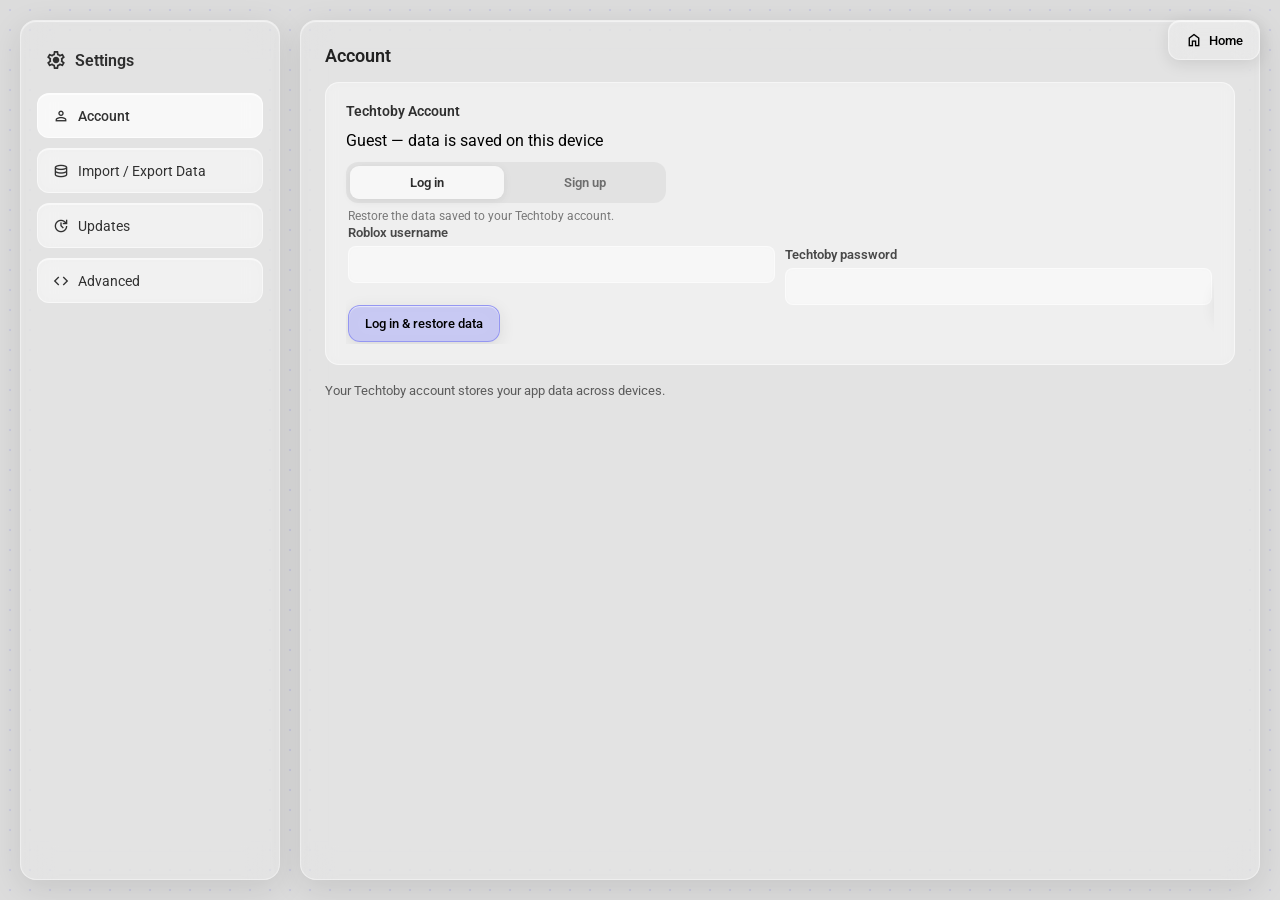
<file: settings/index.html>
<!DOCTYPE html>
<html lang="en">

<head>
    <script src="../account.js"></script>
    <meta charset="UTF-8">
    <meta name="viewport" content="width=device-width, initial-scale=1.0, maximum-scale=1.0, minimum-scale=1.0, user-scalable=no, viewport-fit=cover">
    <title>Settings — Techtoby Corp</title>

    <link rel="shortcut icon" href="https://static.wikia.nocookie.net/welcome-to-bloxburg/images/a/a1/Briefcase.png/revision/latest?cb=20240104022135" type="image/x-icon">
    <link rel="stylesheet" href="https://fonts.googleapis.com/css2?family=Roboto:wght@300;400;500;600;700&display=swap" />
    <link rel="stylesheet" href="https://fonts.googleapis.com/css2?family=Material+Symbols+Outlined:opsz,wght,FILL,GRAD@20..48,100..700,0..1,-50..200" />

    <style>
        * {
            box-sizing: border-box;
            margin: 0;
            padding: 0;
            font-family: 'Roboto', sans-serif;
        }

        body {
            background: #DCDCDC url('https://cdn.dummtoby.network/assets/legacy/cdn.ecxogames.ca/ecxogames/assets/794037.png') no-repeat center center / cover;
            color: black;
            display: flex;
            flex-direction: column;
            height: 100vh;
            overflow: hidden;
            position: relative;
        }

        .gridOverlay {
            position: absolute;
            top: 0; left: 0;
            width: 100vw; height: 100vh;
            z-index: 1;
            background-image: radial-gradient(circle, rgba(99, 102, 241, 0.15) 1px, transparent 1px);
            background-size: 20px 20px;
            pointer-events: none;
        }

        /* ===== Buttons ===== */
        .GTextBtn {
            padding: 10px 16px;
            font-size: 13px;
            font-weight: 500;
            border: 1px solid rgba(255,255,255,0.4);
            border-radius: 12px;
            background: rgba(255,255,255,0.2);
            backdrop-filter: blur(12px);
            -webkit-backdrop-filter: blur(12px);
            color: black;
            cursor: pointer;
            transition: transform 0.2s ease, background 0.2s ease, box-shadow 0.2s ease;
            box-shadow: 0 4px 16px rgba(0,0,0,0.1), inset 0 1px 1px rgba(255,255,255,0.6);
            display: flex;
            align-items: center;
            gap: 6px;
            justify-content: center;
            white-space: nowrap;
        }
        .GTextBtn:hover {
            transform: scale(1.05);
            background: rgba(255,255,255,0.35);
            box-shadow: 0 6px 20px rgba(0,0,0,0.15), inset 0 1px 1px rgba(255,255,255,0.8);
        }
        .GTextBtn .material-symbols-outlined { font-size: 18px; }
        .GTextBtn.primary { background: rgba(99,102,241,0.3); border-color: rgba(99,102,241,0.5); }
        .GTextBtn.primary:hover { background: rgba(99,102,241,0.45); }
        .GTextBtn.danger { background: rgba(239,68,68,0.2); border-color: rgba(239,68,68,0.4); }
        .GTextBtn.danger:hover { background: rgba(239,68,68,0.35); }
        .GTextBtn.success { background: rgba(34,197,94,0.2); border-color: rgba(34,197,94,0.4); }
        .GTextBtn.success:hover { background: rgba(34,197,94,0.35); }
        .GTextBtn:disabled { opacity: 0.5; pointer-events: none; }

        /* ===== Layout ===== */
        .MainLayout {
            display: flex;
            width: 100%;
            height: 100vh;
            z-index: 10;
            position: relative;
        }

        .Sidebar {
            width: 260px;
            margin: 20px;
            height: calc(100vh - 40px);
            border-radius: 16px;
            background: rgba(255,255,255,0.2);
            backdrop-filter: blur(16px);
            -webkit-backdrop-filter: blur(16px);
            border: 1px solid rgba(255,255,255,0.4);
            box-shadow: 0 8px 32px rgba(0,0,0,0.1), inset 0 1px 1px rgba(255,255,255,0.6);
            padding: 24px 16px;
            display: flex;
            flex-direction: column;
            gap: 10px;
            overflow-y: auto;
            flex-shrink: 0;
        }
        .Sidebar::-webkit-scrollbar { width: 6px; }
        .Sidebar::-webkit-scrollbar-track { background: transparent; }
        .Sidebar::-webkit-scrollbar-thumb { background: rgba(0,0,0,0.15); border-radius: 4px; }

        .SidebarTab {
            padding: 12px 14px;
            font-size: 14px;
            font-weight: 400;
            border: 1px solid rgba(255,255,255,0.5);
            border-top-width: 2px;
            border-radius: 12px;
            background: rgba(255,255,255,0.4);
            backdrop-filter: blur(8px);
            color: rgba(0,0,0,0.8);
            cursor: pointer;
            transition: all 0.2s ease;
            display: flex;
            align-items: center;
            gap: 8px;
        }
        .SidebarTab:hover { background: rgba(255,255,255,0.55); }
        .SidebarTab.active { background: rgba(255,255,255,0.7); border-color: rgba(255,255,255,0.75); font-weight: 500; }
        .SidebarTab.inactive { opacity: 0.5; }

        .ContentArea {
            flex: 1;
            margin: 20px 20px 20px 0;
            border-radius: 16px;
            background: rgba(255,255,255,0.2);
            backdrop-filter: blur(16px);
            -webkit-backdrop-filter: blur(16px);
            border: 1px solid rgba(255,255,255,0.4);
            box-shadow: 0 8px 32px rgba(0,0,0,0.1), inset 0 1px 1px rgba(255,255,255,0.6);
            padding: 24px;
            display: flex;
            flex-direction: column;
            gap: 16px;
            overflow-y: auto;
        }
        .ContentArea::-webkit-scrollbar { width: 6px; }
        .ContentArea::-webkit-scrollbar-track { background: transparent; }
        .ContentArea::-webkit-scrollbar-thumb { background: rgba(0,0,0,0.15); border-radius: 4px; }

        .ContentTitle { font-size: 18px; font-weight: 600; color: rgba(0,0,0,0.85); }
        .ContentDesc { font-size: 13px; color: rgba(0,0,0,0.6); line-height: 1.5; }

        .page { display: none; flex-direction: column; gap: 16px; flex: 1; }
        .page.active { display: flex; }

        /* ===== Form Controls ===== */
        .form-group { display: flex; flex-direction: column; gap: 6px; }
        .form-group label { font-size: 13px; font-weight: 600; color: rgba(0,0,0,0.7); }
        .form-group input, .form-group select, .form-group textarea {
            background: rgba(255,255,255,0.3);
            border: 1px solid rgba(255,255,255,0.5);
            color: black;
            padding: 10px 12px;
            border-radius: 8px;
            font-size: 13px;
            outline: none;
            backdrop-filter: blur(4px);
            transition: all 0.2s ease;
            font-family: 'Roboto', sans-serif;
        }
        .form-group input:focus, .form-group select:focus, .form-group textarea:focus {
            background: rgba(255,255,255,0.5);
            border-color: rgba(99,102,241,0.6);
            box-shadow: 0 0 0 3px rgba(99,102,241,0.2);
        }
        .form-group input::placeholder, .form-group textarea::placeholder { color: rgba(0,0,0,0.35); }
        .form-group textarea { resize: vertical; min-height: 60px; }

        .InputRow { display: flex; gap: 8px; align-items: flex-end; }

        /* ===== Section ===== */
        .SectionHeader {
            font-size: 14px;
            font-weight: 600;
            color: rgba(0,0,0,0.8);
            margin-top: 4px;
            padding-bottom: 8px;
            border-bottom: 1px solid rgba(0,0,0,0.1);
            text-transform: uppercase;
            letter-spacing: 0.5px;
        }

        .SettingsCard {
            background: rgba(255,255,255,0.3);
            border: 1px solid rgba(255,255,255,0.5);
            border-radius: 14px;
            padding: 20px;
            backdrop-filter: blur(6px);
            display: flex;
            flex-direction: column;
            gap: 12px;
        }

        .SettingsCardTitle {
            font-size: 14px;
            font-weight: 600;
            color: rgba(0,0,0,0.8);
            display: flex;
            align-items: center;
            gap: 8px;
        }
        .SettingsCardTitle .material-symbols-outlined { font-size: 20px; color: rgba(99,102,241,0.7); }

        .SettingsCardDesc {
            font-size: 12px;
            color: rgba(0,0,0,0.5);
            line-height: 1.5;
        }

        .SettingsCardActions {
            display: flex;
            gap: 8px;
            flex-wrap: wrap;
        }

        /* ===== Account ===== */
        #accountSettings { overflow: visible; }
        .AccountSignedInRow {
            display: flex;
            align-items: center;
            gap: 18px;
            min-width: 0;
        }
        #accountIdentity {
            display: flex;
            align-items: center;
            gap: 12px;
            min-width: 150px;
            font-size: 15px;
            font-weight: 600;
            color: rgba(0,0,0,0.82);
        }
        #accountIdentity img {
            width: 56px;
            height: 56px;
            border-radius: 50%;
            object-fit: cover;
            border: 2px solid rgba(255,255,255,0.7);
            box-shadow: 0 3px 12px rgba(0,0,0,0.12);
        }
        #accountSignedIn {
            display: flex;
            align-items: center;
            justify-content: flex-end;
            gap: 8px;
            flex: 1;
            flex-wrap: wrap;
        }
        #accountSignedInRow[hidden], #accountSignedIn[hidden], #accountForm[hidden] { display: none !important; }
        .AccountAuthTabs {
            display: grid;
            grid-template-columns: 1fr 1fr;
            gap: 4px;
            width: min(320px, 100%);
            padding: 4px;
            border-radius: 12px;
            background: rgba(0,0,0,0.055);
        }
        .AccountAuthTab {
            border: 0;
            border-radius: 9px;
            padding: 9px 14px;
            background: transparent;
            color: rgba(0,0,0,0.52);
            font: inherit;
            font-size: 13px;
            font-weight: 600;
            cursor: pointer;
        }
        .AccountAuthTab.active {
            color: rgba(0,0,0,0.82);
            background: rgba(255,255,255,0.72);
            box-shadow: 0 2px 8px rgba(0,0,0,0.08);
        }
        .AccountAuthViewport { overflow: hidden; }
        .AccountAuthTrack {
            display: flex;
            width: 200%;
            transition: transform 220ms ease;
        }
        .AccountAuthTrack.signup { transform: translateX(-50%); }
        .AccountAuthCard {
            width: 50%;
            flex: 0 0 50%;
            padding: 4px 2px 2px;
            box-sizing: border-box;
        }
        .AccountAuthCardFields {
            display: grid;
            grid-template-columns: minmax(0, 1fr) minmax(0, 1fr);
            gap: 10px;
            align-items: end;
        }
        .AccountUsernameField { position: relative; }
        #accountSuggestions {
            position: absolute;
            z-index: 30;
            top: calc(100% + 5px);
            left: 0;
            right: 0;
            display: none;
            max-height: 190px;
            overflow-y: auto;
            padding: 5px;
            border: 1px solid rgba(0,0,0,0.12);
            border-radius: 10px;
            background: rgba(250,250,252,0.98);
            box-shadow: 0 12px 28px rgba(0,0,0,0.16);
            backdrop-filter: blur(16px);
        }
        #accountSuggestions.open { display: grid; gap: 2px; }
        .AccountSuggestion {
            display: flex;
            align-items: center;
            justify-content: space-between;
            gap: 8px;
            width: 100%;
            padding: 7px 9px;
            border: 0;
            border-radius: 7px;
            background: transparent;
            color: rgba(0,0,0,0.78);
            font: inherit;
            font-size: 12px;
            text-align: left;
            cursor: pointer;
        }
        .AccountSuggestion:hover, .AccountSuggestion:focus { background: rgba(99,102,241,0.1); outline: none; }
        .AccountSuggestionDisplay { overflow: hidden; text-overflow: ellipsis; white-space: nowrap; }
        .AccountSuggestionUsername { color: rgba(0,0,0,0.45); white-space: nowrap; }
        #accountLookupStatus { min-height: 16px; font-size: 11px; color: rgba(0,0,0,0.45); }

        /* ===== Code Block (for compressed string) ===== */
        .CodeBlock {
            background: rgba(0,0,0,0.06);
            border: 1px solid rgba(0,0,0,0.1);
            border-radius: 8px;
            padding: 12px;
            font-family: 'Consolas', 'Courier New', monospace;
            font-size: 12px;
            word-break: break-all;
            max-height: 120px;
            overflow-y: auto;
            color: rgba(0,0,0,0.7);
            user-select: all;
        }
        .CodeBlock::-webkit-scrollbar { width: 4px; }
        .CodeBlock::-webkit-scrollbar-thumb { background: rgba(0,0,0,0.15); border-radius: 4px; }

        /* ===== Profile Cards ===== */
        .ProfileGrid {
            display: grid;
            grid-template-columns: repeat(auto-fill, minmax(220px, 1fr));
            gap: 14px;
        }

        .ProfileCard {
            background: rgba(255,255,255,0.3);
            border: 1px solid rgba(255,255,255,0.5);
            border-radius: 14px;
            padding: 20px;
            backdrop-filter: blur(6px);
            display: flex;
            flex-direction: column;
            align-items: center;
            gap: 8px;
            text-align: center;
            transition: all 0.2s ease;
            position: relative;
            cursor: pointer;
        }
        .ProfileCard:hover { background: rgba(255,255,255,0.4); }
        .ProfileCard.active-profile {
            border-color: rgba(99,102,241,0.5);
            background: rgba(99,102,241,0.08);
            box-shadow: 0 0 0 2px rgba(99,102,241,0.2);
        }

        .ProfileAvatar {
            width: 64px; height: 64px;
            border-radius: 50%;
            object-fit: cover;
            border: 2px solid rgba(255,255,255,0.6);
            box-shadow: 0 2px 10px rgba(0,0,0,0.1);
            background: rgba(255,255,255,0.3);
        }
        .ProfileAvatarPlaceholder {
            width: 64px; height: 64px;
            border-radius: 50%;
            border: 2px solid rgba(255,255,255,0.6);
            box-shadow: 0 2px 10px rgba(0,0,0,0.1);
            background: rgba(99,102,241,0.12);
            display: flex;
            align-items: center;
            justify-content: center;
            color: rgba(99,102,241,0.6);
        }

        .ProfileName { font-size: 14px; font-weight: 600; color: rgba(0,0,0,0.85); }
        .ProfileUsername { font-size: 12px; color: rgba(0,0,0,0.45); }
        .ProfileBadge {
            font-size: 10px; font-weight: 600;
            padding: 2px 8px;
            border-radius: 6px;
            background: rgba(99,102,241,0.15);
            color: rgba(99,102,241,0.85);
            border: 1px solid rgba(99,102,241,0.25);
            text-transform: uppercase;
            letter-spacing: 0.3px;
        }

        .ProfileCardActions {
            position: absolute;
            top: 8px; right: 8px;
            display: flex;
            gap: 4px;
            opacity: 0;
            transition: opacity 0.2s;
        }
        .ProfileCard:hover .ProfileCardActions { opacity: 1; }

        .ProfileCardBtn {
            background: rgba(255,255,255,0.5);
            border: 1px solid rgba(255,255,255,0.6);
            border-radius: 6px;
            cursor: pointer;
            padding: 3px;
            display: flex;
            align-items: center;
            justify-content: center;
            transition: all 0.2s;
        }
        .ProfileCardBtn:hover { background: rgba(255,255,255,0.7); }
        .ProfileCardBtn.danger:hover { background: rgba(239,68,68,0.15); }

        .AddProfileCard {
            background: rgba(255,255,255,0.15);
            border: 2px dashed rgba(0,0,0,0.15);
            border-radius: 14px;
            padding: 20px;
            display: flex;
            flex-direction: column;
            align-items: center;
            justify-content: center;
            gap: 8px;
            cursor: pointer;
            transition: all 0.2s ease;
            min-height: 160px;
            color: rgba(0,0,0,0.35);
        }
        .AddProfileCard:hover {
            background: rgba(255,255,255,0.25);
            border-color: rgba(99,102,241,0.3);
            color: rgba(99,102,241,0.6);
        }

        /* Avatar preview in edit */
        .AvatarPreviewLarge {
            width: 80px; height: 80px;
            border-radius: 50%;
            object-fit: cover;
            border: 2px solid rgba(255,255,255,0.6);
            box-shadow: 0 2px 10px rgba(0,0,0,0.1);
            align-self: center;
        }
        .AvatarPreviewPlaceholder {
            width: 80px; height: 80px;
            border-radius: 50%;
            border: 2px dashed rgba(0,0,0,0.15);
            display: flex;
            align-items: center;
            justify-content: center;
            align-self: center;
            color: rgba(0,0,0,0.3);
            background: rgba(255,255,255,0.2);
            cursor: pointer;
        }
        .AvatarPreviewPlaceholder:hover {
            border-color: rgba(99,102,241,0.3);
            color: rgba(99,102,241,0.5);
        }

        /* ===== Modal ===== */
        .ModalOverlay {
            position: fixed;
            top: 0; left: 0;
            width: 100vw; height: 100vh;
            background: rgba(0,0,0,0.25);
            backdrop-filter: blur(4px);
            z-index: 1000;
            display: flex;
            align-items: center;
            justify-content: center;
            opacity: 0;
            pointer-events: none;
            transition: opacity 0.25s ease;
        }
        .ModalOverlay.open { opacity: 1; pointer-events: all; }

        .ModalContent {
            background: rgba(255,255,255,0.65);
            backdrop-filter: blur(24px);
            -webkit-backdrop-filter: blur(24px);
            border: 1px solid rgba(255,255,255,0.6);
            border-radius: 18px;
            box-shadow: 0 12px 48px rgba(0,0,0,0.15), inset 0 1px 1px rgba(255,255,255,0.8);
            padding: 28px;
            min-width: 420px;
            max-width: 600px;
            max-height: 80vh;
            overflow-y: auto;
            display: flex;
            flex-direction: column;
            gap: 16px;
        }
        .ModalContent::-webkit-scrollbar { width: 6px; }
        .ModalContent::-webkit-scrollbar-thumb { background: rgba(0,0,0,0.12); border-radius: 4px; }

        .ModalTitle {
            font-size: 18px;
            font-weight: 600;
            color: rgba(0,0,0,0.85);
            display: flex;
            align-items: center;
            justify-content: space-between;
        }

        .ModalClose {
            background: none;
            border: none;
            cursor: pointer;
            color: rgba(0,0,0,0.5);
            padding: 4px;
            border-radius: 8px;
            display: flex;
            align-items: center;
            transition: all 0.2s;
        }
        .ModalClose:hover { background: rgba(0,0,0,0.06); color: rgba(0,0,0,0.8); }

        /* ===== Toast ===== */
        .Toast {
            position: fixed;
            bottom: 24px;
            left: 50%;
            transform: translateX(-50%) translateY(20px);
            background: rgba(0,0,0,0.75);
            backdrop-filter: blur(12px);
            color: white;
            padding: 10px 20px;
            border-radius: 10px;
            font-size: 13px;
            font-weight: 500;
            z-index: 2000;
            opacity: 0;
            transition: opacity 0.3s, transform 0.3s;
            pointer-events: none;
            display: flex;
            align-items: center;
            gap: 8px;
        }
        .Toast.show { opacity: 1; transform: translateX(-50%) translateY(0); }

        /* ===== Top Buttons ===== */
        .TopButtons {
            position: absolute;
            top: 20px;
            right: 20px;
            display: flex;
            gap: 10px;
            z-index: 100;
        }

        /* ===== EmptyState ===== */
        .EmptyState {
            text-align: center;
            padding: 40px 20px;
            color: rgba(0,0,0,0.4);
            font-size: 14px;
        }
        .EmptyState .material-symbols-outlined {
            font-size: 48px;
            margin-bottom: 12px;
            opacity: 0.4;
        }

        /* Update Cards */
        .UpdateCard {
            background: rgba(255,255,255,0.3);
            border: 1px solid rgba(255,255,255,0.5);
            border-radius: 14px;
            padding: 20px;
            backdrop-filter: blur(6px);
            display: flex;
            flex-direction: column;
            gap: 10px;
            transition: background 0.2s ease;
        }
        .UpdateCard:hover {
            background: rgba(255,255,255,0.4);
        }
        .UpdateCardHeader {
            display: flex;
            align-items: center;
            gap: 10px;
        }
        .UpdateCardAvatar {
            width: 36px; height: 36px;
            border-radius: 50%;
            object-fit: cover;
            border: 2px solid rgba(255,255,255,0.6);
            box-shadow: 0 2px 8px rgba(0,0,0,0.08);
            flex-shrink: 0;
        }
        .UpdateCardMeta {
            display: flex;
            flex-direction: column;
            gap: 2px;
            min-width: 0;
        }
        .UpdateCardTitle {
            font-size: 15px;
            font-weight: 600;
            color: rgba(0,0,0,0.85);
            overflow: hidden;
            text-overflow: ellipsis;
            white-space: nowrap;
        }
        .UpdateCardInfo {
            font-size: 11px;
            color: rgba(0,0,0,0.4);
            display: flex;
            align-items: center;
            gap: 6px;
        }
        .UpdateCardBody {
            font-size: 13px;
            color: rgba(0,0,0,0.65);
            line-height: 1.6;
            white-space: pre-line;
            padding: 10px 14px;
            background: rgba(0,0,0,0.03);
            border-radius: 10px;
            border: 1px solid rgba(0,0,0,0.05);
        }
        .UpdateCardSha {
            font-size: 11px;
            color: rgba(99,102,241,0.6);
            font-family: 'Consolas', 'Courier New', monospace;
            text-decoration: none;
            transition: color 0.15s;
        }
        .UpdateCardSha:hover {
            color: rgba(99,102,241,0.9);
        }
        .UpdatesError {
            text-align: center;
            padding: 30px 20px;
            color: rgba(239,68,68,0.7);
            font-size: 14px;
        }
        .UpdatesError .material-symbols-outlined {
            font-size: 48px;
            margin-bottom: 12px;
            opacity: 0.5;
        }

        /* Data size display */
        .DataSizeInfo {
            font-size: 12px;
            color: rgba(0,0,0,0.45);
            display: flex;
            align-items: center;
            gap: 6px;
        }
        .DataSizeInfo .material-symbols-outlined { font-size: 14px; }

        /* ===== Toggle Switch ===== */
        .ToggleSwitch { position: relative; display: inline-block; width: 44px; height: 24px; flex-shrink: 0; }
        .ToggleSwitch input { opacity: 0; width: 0; height: 0; }
        .ToggleSlider {
            position: absolute; cursor: pointer; top: 0; left: 0; right: 0; bottom: 0;
            background: rgba(0,0,0,0.15); border-radius: 24px; transition: all 0.3s ease;
            border: 1px solid rgba(0,0,0,0.1);
        }
        .ToggleSlider:before {
            content: ""; position: absolute; height: 18px; width: 18px; left: 2px; bottom: 2px;
            background: white; border-radius: 50%; transition: all 0.3s ease;
            box-shadow: 0 1px 3px rgba(0,0,0,0.2);
        }
        .ToggleSwitch input:checked + .ToggleSlider { background: rgba(99,102,241,0.5); border-color: rgba(99,102,241,0.4); }
        .ToggleSwitch input:checked + .ToggleSlider:before { transform: translateX(20px); }

        /* Profile description */
        .ProfileDesc {
            font-size: 12px;
            color: rgba(0,0,0,0.5);
            line-height: 1.4;
            max-width: 200px;
            overflow: hidden;
            text-overflow: ellipsis;
            display: -webkit-box;
            -webkit-line-clamp: 2;
            -webkit-box-orient: vertical;
        }

        /* ===== MOBILE RESPONSIVE ===== */
        @media (max-width: 768px) {
            .MainLayout {
                flex-direction: column;
            }
            .Sidebar {
                width: auto;
                height: auto;
                margin: 10px 10px 0;
                padding: 16px 12px;
                flex-direction: row;
                flex-wrap: wrap;
                gap: 6px;
                overflow-x: auto;
                overflow-y: hidden;
                border-radius: 14px;
                flex-shrink: 0;
            }
            .Sidebar > div:first-child {
                width: 100%;
                padding: 2px 4px 8px;
                font-size: 14px;
            }
            .SidebarTab {
                padding: 8px 12px;
                font-size: 12px;
                white-space: nowrap;
            }
            .ContentArea {
                margin: 10px;
                padding: 16px;
                border-radius: 14px;
            }
            .TopButtons {
                top: 10px;
                right: 10px;
            }
            .TopButtons .GTextBtn {
                padding: 8px 12px;
                font-size: 12px;
            }
            .ProfileGrid {
                grid-template-columns: repeat(auto-fill, minmax(160px, 1fr));
                gap: 10px;
            }
            .ModalContent {
                min-width: auto;
                width: 95%;
                max-width: 95%;
                padding: 20px;
            }
            .InputRow {
                flex-direction: column;
            }
            .AccountSignedInRow, .AccountAuthCardFields { align-items: stretch; grid-template-columns: 1fr; }
            .AccountSignedInRow { flex-direction: column; }
            #accountSignedIn { justify-content: flex-start; }
            .UpdateCard {
                padding: 14px;
            }
            .UpdateCardTitle { font-size: 14px; }
            body { height: 100dvh; }
            .MainLayout {
                height: 100dvh;
                padding-bottom: calc(122px + env(safe-area-inset-bottom));
            }
            .Sidebar {
                position: fixed;
                left: 0;
                right: 0;
                bottom: calc(58px + env(safe-area-inset-bottom));
                z-index: 999997;
                width: 100%;
                height: 64px;
                margin: 0;
                padding: 7px 8px;
                flex-direction: row;
                flex-wrap: nowrap;
                align-items: center;
                gap: 4px;
                overflow-x: auto;
                overflow-y: hidden;
                border-radius: 0;
                border-left: 0;
                border-right: 0;
                background: #D9D9D9;
                box-shadow: 0 -5px 18px rgba(0,0,0,.06);
                scrollbar-width: none;
            }
            .Sidebar::-webkit-scrollbar { display: none; }
            .Sidebar > div:first-child { display: none !important; }
            .SidebarTab {
                flex: 1 0 auto;
                min-width: 64px;
                min-height: 48px;
                padding: 6px 10px;
                justify-content: center;
                flex-direction: column;
                gap: 2px;
                border: 0;
                border-radius: 10px;
                background: transparent;
                backdrop-filter: none;
                -webkit-backdrop-filter: none;
            }
            .SidebarTab .material-symbols-outlined { font-size: 20px; }
            .SidebarTab.active { background: rgba(255,255,255,.58); }
            .ContentArea { margin: 8px; padding: 14px; min-height: 0; -webkit-overflow-scrolling: touch; }
            .TopButtons { position: fixed; top: auto; bottom: calc(94px + env(safe-area-inset-bottom)); right: 12px; z-index: 50; }
            .SettingsCard { padding: 14px; }
            .ProfileGrid { grid-template-columns: 1fr; }
            .ModalContent { max-height: 78dvh; padding: 16px; }
        }
    </style>
    <style id="MobileSystemNavStyles">
        .MobileSystemNav { display: none; }
        @media (max-width: 768px) {
            .MobileSystemNav {
                position: fixed; left: 0; right: 0; bottom: 0; z-index: 999998;
                height: calc(58px + env(safe-area-inset-bottom));
                padding: 0 18px env(safe-area-inset-bottom);
                display: grid; grid-template-columns: repeat(3, 1fr); align-items: center;
                background: #D9D9D9;
                border-top: 1px solid rgba(255,255,255,.55);
                backdrop-filter: blur(22px) saturate(145%);
                -webkit-backdrop-filter: blur(22px) saturate(145%);
                box-shadow: 0 -6px 24px rgba(0,0,0,.08);
            }
            .MobileSystemNav button {
                appearance: none; -webkit-appearance: none; width: 52px; height: 48px;
                margin: 0 auto; padding: 0; border: 0; background: transparent;
                color: rgba(0,0,0,.72); display: grid; place-items: center; cursor: pointer;
                -webkit-tap-highlight-color: transparent;
            }
            .MobileSystemNav button:active { opacity: .45; }
            .MobileSystemNav svg {
                width: 23px; height: 23px; display: block; fill: none; stroke: currentColor;
                stroke-width: 2.1; stroke-linecap: round; stroke-linejoin: round;
            }
        }
    </style>
    <meta name="theme-color" content="#D9D9D9">
    <style id="LegacyHomeButtonMobileStyles">
        @media (max-width: 768px) {
            .LegacyHomeButton { display: none !important; }
        }
    </style>

    <style id="MobileToggleFix">
        @media (max-width: 768px) {
            .ToggleSwitch {
                flex: 0 0 44px;
                width: 44px;
                min-width: 44px;
                height: 24px;
            }
            .ToggleSwitch input {
                position: absolute;
                opacity: 0;
                width: 1px;
                height: 1px;
                margin: 0;
                appearance: none;
                -webkit-appearance: none;
            }
            .ToggleSlider {
                box-sizing: border-box;
                width: 44px;
                height: 24px;
                inset: 0;
            }
            .ToggleSlider::before {
                box-sizing: border-box;
                width: 18px;
                height: 18px;
                left: 2px;
                top: 2px;
                bottom: auto;
            }
        }
    </style>
    <style id="MobileViewportLockStyles">
        @media (max-width: 768px) {
            html, body {
                overscroll-behavior: none;
                overflow: hidden;
                touch-action: pan-x pan-y;
            }
        }
    </style>
</head>

<body>
    <div class="gridOverlay"></div>

    <div class="TopButtons">
        <button class="LegacyHomeButton GTextBtn"  onclick="window.location.href='../'" title="Back to Desktop">
            <span class="material-symbols-outlined">home</span>
            Home
        </button>
    </div>

    <div class="MainLayout">
        <div class="Sidebar">
            <div style="font-size: 16px; font-weight: 600; color: rgba(0,0,0,0.8); padding: 4px 8px 12px; display: flex; align-items: center; gap: 8px;">
                <span class="material-symbols-outlined" style="font-size: 22px;">settings</span>
                Settings
            </div>
            <div class="SidebarTab active" data-page="account" onclick="switchPage('account')">
                <span class="material-symbols-outlined" style="font-size: 18px;">person</span>
                Account
            </div>
            <div class="SidebarTab" data-page="data" onclick="switchPage('data')">
                <span class="material-symbols-outlined" style="font-size: 18px;">database</span>
                Import / Export Data
            </div>
            <div class="SidebarTab" data-page="updates" onclick="switchPage('updates')">
                <span class="material-symbols-outlined" style="font-size: 18px;">update</span>
                Updates
            </div>
            <div class="SidebarTab" data-page="advanced" onclick="switchPage('advanced')">
                <span class="material-symbols-outlined" style="font-size: 18px;">code</span>
                Advanced
            </div>
        </div>

        <div class="ContentArea">
            <!-- Profiles Page -->
            <div class="page active" id="page-account">
                <div class="ContentTitle">Account</div>
                <div class="SettingsCard" id="accountSettings"></div>
                <div class="ContentDesc">Your Techtoby account stores your app data across devices.</div>




            </div>

            <!-- Import / Export Page -->
            <div class="page" id="page-data">
                <div class="ContentTitle">Import / Export Data</div>
                <div class="ContentDesc">Export all site data to transfer between devices or browsers. You can export as a JSON file or a compressed string you can paste.</div>

                <div id="dataSizeInfo" class="DataSizeInfo"></div>

                <div class="SettingsCard">
                    <div class="SettingsCardTitle">
                        <span class="material-symbols-outlined">download</span>
                        Export Data
                    </div>
                    <div class="SettingsCardDesc">Download all localStorage data for your account as a JSON file, or copy it as a compressed string.</div>
                    <div class="SettingsCardActions">
                        <button class="GTextBtn primary" onclick="exportAsJSON()">
                            <span class="material-symbols-outlined">description</span>
                            Export JSON File
                        </button>
                        <button class="GTextBtn" onclick="exportAsString()">
                            <span class="material-symbols-outlined">content_copy</span>
                            Copy as String
                        </button>
                    </div>
                    <div id="exportStringOutput" style="display: none;">
                        <div class="CodeBlock" id="exportStringBlock"></div>
                        <div style="margin-top: 6px; font-size: 11px; color: rgba(0,0,0,0.4);" id="exportStringSize"></div>
                    </div>
                </div>

                <div class="SettingsCard">
                    <div class="SettingsCardTitle">
                        <span class="material-symbols-outlined">upload</span>
                        Import Data
                    </div>
                    <div class="SettingsCardDesc">Restore data from a JSON file or paste a compressed string. This will <strong>overwrite</strong> all current data for your account.</div>
                    <div class="SettingsCardActions">
                        <button class="GTextBtn primary" onclick="document.getElementById('importFileInput').click()">
                            <span class="material-symbols-outlined">upload_file</span>
                            Import JSON File
                        </button>
                        <input type="file" id="importFileInput" accept=".json" style="display:none;" onchange="importFromFile(event)">
                        <button class="GTextBtn" onclick="showImportStringInput()">
                            <span class="material-symbols-outlined">content_paste</span>
                            Paste String
                        </button>
                    </div>
                    <div id="importStringArea" style="display: none;">
                        <div class="form-group">
                            <label>Paste compressed data string</label>
                            <textarea id="importStringInput" rows="3" placeholder="Paste the exported string here..."></textarea>
                        </div>
                        <div style="display: flex; gap: 8px; margin-top: 4px;">
                            <button class="GTextBtn primary" onclick="importFromString()">
                                <span class="material-symbols-outlined">check</span>
                                Apply
                            </button>
                            <button class="GTextBtn" onclick="document.getElementById('importStringArea').style.display='none'">Cancel</button>
                        </div>
                    </div>
                </div>

                <div class="SettingsCard">
                    <div class="SettingsCardTitle">
                        <span class="material-symbols-outlined" style="color: rgba(239,68,68,0.7);">delete_forever</span>
                        Danger Zone
                    </div>
                    <div class="SettingsCardDesc">Permanently erase all site data for your account. This cannot be undone.</div>
                    <div class="SettingsCardActions">
                        <button class="GTextBtn danger" onclick="clearAllData()">
                            <span class="material-symbols-outlined">delete</span>
                            Clear All Data
                        </button>
                    </div>
                </div>
            </div>

            <!-- Updates Page -->
            <div class="page" id="page-updates">
                <div class="ContentTitle">Updates</div>
                <div class="ContentDesc">See what's new in each version. Commits are fetched from the <a href="https://github.com/dummtoby/techtoby" target="_blank" style="color: rgba(99,102,241,0.85); text-decoration: none; font-weight: 500;">GitHub repository</a>.</div>

                <div id="updatesContainer" style="display:flex;flex-direction:column;gap:6px;">
                    <div class="EmptyState" id="updatesLoading">
                        <span class="material-symbols-outlined">hourglass_top</span>
                        <div>Loading updates...</div>
                    </div>
                </div>
                <div id="updatesLoadMore" style="display: none; text-align: center; padding: 8px;">
                    <button class="GTextBtn" onclick="loadMoreCommits()">
                        <span class="material-symbols-outlined">expand_more</span>
                        Load More
                    </button>
                </div>
            </div>

            <!-- Advanced Page -->
            <div class="page" id="page-advanced">
                <div class="ContentTitle">Advanced</div>
                <div class="ContentDesc">Developer settings for the Techtoby OS desktop app.</div>

                <div class="SettingsCard">
                    <div class="SettingsCardTitle">
                        <span class="material-symbols-outlined">developer_mode</span>
                        Developer Mode
                    </div>
                    <div class="SettingsCardDesc">When enabled, the desktop app loads your local development server instead of the live site.</div>
                    <div style="display: flex; align-items: center; gap: 12px; margin-top: 4px;">
                        <label class="ToggleSwitch">
                            <input type="checkbox" id="devModeToggle" onchange="updateDevModeUI()">
                            <span class="ToggleSlider"></span>
                        </label>
                        <span id="devModeLabel" style="font-size: 13px; color: rgba(0,0,0,0.6);">Disabled</span>
                    </div>
                    <div id="devModeUrlGroup" style="display: none; margin-top: 8px;">
                        <div class="form-group">
                            <label>Development Server URL</label>
                            <input type="text" id="devModeUrl" placeholder="e.g. http://127.0.0.1:12000">
                        </div>
                        <div style="display: flex; gap: 8px; margin-top: 8px;">
                            <button class="GTextBtn primary" onclick="saveDevMode()">
                                <span class="material-symbols-outlined">save</span>
                                Apply &amp; Reload
                            </button>
                        </div>
                    </div>
                </div>
            </div>
        </div>
    </div>

    <!-- Toast -->
    <div class="Toast" id="toast"></div>

    <script>
        // ===== PAGE SWITCHING =====
        function switchPage(pageId) {
            document.querySelectorAll('.page').forEach(p => p.classList.remove('active'));
            document.querySelectorAll('.SidebarTab').forEach(t => {
                t.classList.remove('active');
                t.classList.remove('inactive');
            });
            document.getElementById('page-' + pageId).classList.add('active');
            const activeTab = document.querySelector(`.SidebarTab[data-page="${pageId}"]`);
            activeTab.classList.add('active');
            document.querySelectorAll('.SidebarTab').forEach(t => {
                if (!t.classList.contains('active')) t.classList.add('inactive');
            });
            if (pageId === 'data') updateDataSizeInfo();
            if (pageId === 'updates' && !commitsLoaded) fetchCommits();
            if (pageId === 'advanced') initAdvancedPage();
        }

        // ===== TOAST =====
        let toastTimer = null;
        function showToast(message, icon) {
            const toast = document.getElementById('toast');
            toast.innerHTML = (icon ? '<span class="material-symbols-outlined" style="font-size: 18px;">' + icon + '</span>' : '') + escapeHtml(message);
            toast.classList.add('show');
            clearTimeout(toastTimer);
            toastTimer = setTimeout(() => toast.classList.remove('show'), 3000);
        }

        function escapeHtml(text) {
            const div = document.createElement('div');
            div.textContent = text;
            return div.innerHTML;
        }

        // ===== DATA SIZE INFO =====
        function updateDataSizeInfo() {
            let totalSize = 0;
            for (let i = 0; i < localStorage.length; i++) {
                const key = localStorage.key(i);
                totalSize += key.length + (localStorage.getItem(key) || '').length;
            }
            const sizeKB = (totalSize * 2 / 1024).toFixed(1); // UTF-16 = 2 bytes per char
            const el = document.getElementById('dataSizeInfo');
            el.innerHTML = '<span class="material-symbols-outlined">storage</span> Total data: ' + sizeKB + ' KB (' + localStorage.length + ' keys)';
        }

        // ===== IMPORT / EXPORT =====

        // Collect ALL data for export (profile-aware)
        function collectExportData() {

            const data = {};
            for (let i = 0; i < localStorage.length; i++) {
                const key = localStorage.key(i);
                if (!key.startsWith('__ttcAccount')) data[key] = localStorage.getItem(key);
            }
            return data;
        }

        function exportAsJSON() {
            const data = collectExportData();
            const json = JSON.stringify(data, null, 2);
            const blob = new Blob([json], { type: 'application/json' });
            const url = URL.createObjectURL(blob);
            const a = document.createElement('a');
            a.href = url;
            const date = new Date().toISOString().slice(0, 10);
            a.download = 'techtoby_corp_backup_' + date + '.json';
            document.body.appendChild(a);
            a.click();
            a.remove();
            URL.revokeObjectURL(url);
            showToast('Data exported as JSON', 'download');
        }

        function exportAsString() {
            const data = collectExportData();
            const json = JSON.stringify(data);
            // Compress using base64 encoding with URI component encoding to shrink it
            try {
                const compressed = btoa(unescape(encodeURIComponent(json)));
                const outputDiv = document.getElementById('exportStringOutput');
                const block = document.getElementById('exportStringBlock');
                const sizeEl = document.getElementById('exportStringSize');
                block.textContent = compressed;
                sizeEl.textContent = 'String length: ' + compressed.length.toLocaleString() + ' characters (original: ' + json.length.toLocaleString() + ')';
                outputDiv.style.display = '';

                // Copy to clipboard
                navigator.clipboard.writeText(compressed).then(() => {
                    showToast('Copied to clipboard', 'content_copy');
                }).catch(() => {
                    showToast('String generated — select and copy manually', 'info');
                });
            } catch (err) {
                showToast('Failed to generate string: ' + err.message, 'error');
            }
        }

        function importFromFile(event) {
            const file = event.target.files[0];
            if (!file) return;
            const reader = new FileReader();
            reader.onload = (e) => {
                try {
                    const data = JSON.parse(e.target.result);
                    if (typeof data !== 'object' || data === null) throw new Error('Invalid format');
                    if (!confirm('This will overwrite ALL current data. Continue?')) return;
                    applyImportedData(data);
                    showToast('Data imported successfully', 'check');
                } catch (err) {
                    showToast('Invalid file: ' + err.message, 'error');
                }
            };
            reader.readAsText(file);
            event.target.value = '';
        }

        function showImportStringInput() {
            document.getElementById('importStringArea').style.display = '';
            document.getElementById('importStringInput').value = '';
            document.getElementById('importStringInput').focus();
        }

        function importFromString() {
            const input = document.getElementById('importStringInput').value.trim();
            if (!input) {
                showToast('Paste a data string first', 'warning');
                return;
            }
            try {
                const json = decodeURIComponent(escape(atob(input)));
                const data = JSON.parse(json);
                if (typeof data !== 'object' || data === null) throw new Error('Invalid format');
                if (!confirm('This will overwrite ALL current data. Continue?')) return;
                applyImportedData(data);
                document.getElementById('importStringArea').style.display = 'none';
                showToast('Data imported successfully', 'check');
            } catch (err) {
                showToast('Invalid string: ' + err.message, 'error');
            }
        }

        function applyImportedData(data) {
            // Clear all existing localStorage
            localStorage.clear();
            // Restore all keys
            for (const key in data) {
                if (!key.startsWith('__ttcAccount')) localStorage.setItem(key, data[key]);
            }
            window.TechtobyAccount?.migrateLegacyProfiles();
            updateDataSizeInfo();


        }

        function clearAllData() {
            if (!confirm('This will permanently delete ALL data for the entire site. Are you sure?')) return;
            if (!confirm('This is your last chance. All settings and app data will be erased.')) return;
            localStorage.clear();
            updateDataSizeInfo();
            showToast('All data cleared', 'delete_forever');
        }

        // ===== UPDATES =====
        const COMMITS_API = 'https://api.github.com/repos/dummtoby/techtoby/commits?sha=main&per_page=20';
        let commitsLoaded = false;
        let commitsPage = 1;
        let allCommitsEnd = false;

        async function fetchCommits(page = 1) {
            const container = document.getElementById('updatesContainer');
            const loadMoreBtn = document.getElementById('updatesLoadMore');
            if (page === 1) {
                container.innerHTML = '<div class="EmptyState" id="updatesLoading"><span class="material-symbols-outlined">hourglass_top</span><div>Loading updates...</div></div>';
            }
            try {
                const res = await fetch(COMMITS_API + '&page=' + page);
                if (!res.ok) throw new Error('GitHub API returned ' + res.status);
                const commits = await res.json();
                if (page === 1) container.innerHTML = '';
                if (commits.length === 0) {
                    allCommitsEnd = true;
                    loadMoreBtn.style.display = 'none';
                    if (page === 1) {
                        container.innerHTML = '<div class="EmptyState"><span class="material-symbols-outlined">inbox</span><div>No commits found.</div></div>';
                    }
                    return;
                }
                commits.forEach(c => container.appendChild(createCommitCard(c)));
                commitsLoaded = true;
                commitsPage = page;
                loadMoreBtn.style.display = commits.length < 20 ? 'none' : 'block';
                if (commits.length < 20) allCommitsEnd = true;
            } catch (err) {
                if (page === 1) {
                    container.innerHTML = '<div class="UpdatesError"><span class="material-symbols-outlined">cloud_off</span><div>Failed to load updates.<br><span style="font-size:12px;opacity:0.7;">' + escapeHtml(err.message) + '</span></div></div>';
                } else {
                    showToast('Failed to load more commits', 'error');
                }
            }
        }

        function loadMoreCommits() {
            if (!allCommitsEnd) fetchCommits(commitsPage + 1);
        }

        function createCommitCard(commit) {
            const card = document.createElement('div');
            card.className = 'UpdateCard';

            const message = commit.commit.message || '';
            const firstLine = message.split('\n')[0];
            const body = message.includes('\n') ? message.substring(message.indexOf('\n') + 1).trim() : '';
            const date = new Date(commit.commit.committer.date);
            const dateStr = date.toLocaleDateString('en-US', { year: 'numeric', month: 'short', day: 'numeric' });
            const timeStr = date.toLocaleTimeString('en-US', { hour: '2-digit', minute: '2-digit' });
            const authorName = commit.commit.author.name;
            const avatarUrl = commit.author ? commit.author.avatar_url : '';
            const sha = commit.sha.substring(0, 7);
            const commitUrl = commit.html_url;

            let html = '<div class="UpdateCardHeader">';
            if (avatarUrl) {
                html += '<img class="UpdateCardAvatar" src="' + escapeHtml(avatarUrl) + '" alt="">';
            }
            html += '<div class="UpdateCardMeta">';
            html += '<div class="UpdateCardTitle">' + escapeHtml(firstLine) + '</div>';
            html += '<div class="UpdateCardInfo">';
            html += '<span>' + escapeHtml(authorName) + '</span>';
            html += '<span>·</span>';
            html += '<span>' + dateStr + ' at ' + timeStr + '</span>';
            html += '<span>·</span>';
            html += '<a class="UpdateCardSha" href="' + escapeHtml(commitUrl) + '" target="_blank">' + sha + '</a>';
            html += '</div></div></div>';

            if (body) {
                html += '<div class="UpdateCardBody">' + escapeHtml(body) + '</div>';
            }

            card.innerHTML = html;
            return card;
        }

        // ===== DEVELOPER MODE =====
        function updateDevModeUI() {
            const enabled = document.getElementById('devModeToggle').checked;
            document.getElementById('devModeLabel').textContent = enabled ? 'Enabled' : 'Disabled';
            document.getElementById('devModeUrlGroup').style.display = enabled ? '' : 'none';
        }

        function saveDevMode() {
            const enabled = document.getElementById('devModeToggle').checked;
            const url = document.getElementById('devModeUrl').value.trim();
            if (enabled && !url) {
                showToast('Enter a development server URL', 'warning');
                document.getElementById('devModeUrl').focus();
                return;
            }
            try {
                window.parent.postMessage({ type: '__devmode__', enabled, url }, '*');
                showToast(enabled ? 'Developer mode enabled — reloading...' : 'Developer mode disabled — reloading...', 'code');
            } catch(e) {
                showToast('Dev mode is only available in the desktop app', 'info');
            }
        }

        function initAdvancedPage() {
            try { window.parent.postMessage({ type: '__devmode_query__' }, '*'); } catch(e) {}
        }

        window.addEventListener('message', function(e) {
            if (e.data && e.data.type === '__devmode_status__') {
                document.getElementById('devModeToggle').checked = e.data.enabled || false;
                document.getElementById('devModeUrl').value = e.data.url || '';
                updateDevModeUI();
            }
        });

        // ===== INIT =====
        updateDataSizeInfo();
    </script>
    <nav class="MobileSystemNav" aria-label="Mobile navigation">
        <button type="button" data-mobile-nav="back" aria-label="Back"><svg viewBox="0 0 24 24" aria-hidden="true"><path d="M15 5l-7 7 7 7"/></svg></button>
        <button type="button" data-mobile-nav="home" aria-label="Home"><svg viewBox="0 0 24 24" aria-hidden="true"><path d="M4 11.5L12 5l8 6.5V20H5v-8.5"/><path d="M9.5 20v-5h5v5"/></svg></button>
        <button type="button" data-mobile-nav="apps" aria-label="Opened apps"><svg viewBox="0 0 24 24" aria-hidden="true"><rect x="6" y="6" width="12" height="12" rx="1.5"/><path d="M9 3h9a3 3 0 0 1 3 3v9"/></svg></button>
    </nav>
    <script id="MobileSystemNavScript">
        (() => {
            const nav = document.querySelector('.MobileSystemNav');
            if (!nav) return;
            nav.addEventListener('click', (event) => {
                const button = event.target.closest('[data-mobile-nav]');
                if (!button) return;
                const action = button.dataset.mobileNav;
                if (action === 'back') {
                    if (history.length > 1) history.back(); else window.location.href = '../';
                } else if (action === 'home') window.location.href = '../';
                else if (action === 'apps') window.location.href = '../#opened-apps';
            });
        })();
    </script>
</body>

</html>
</file>
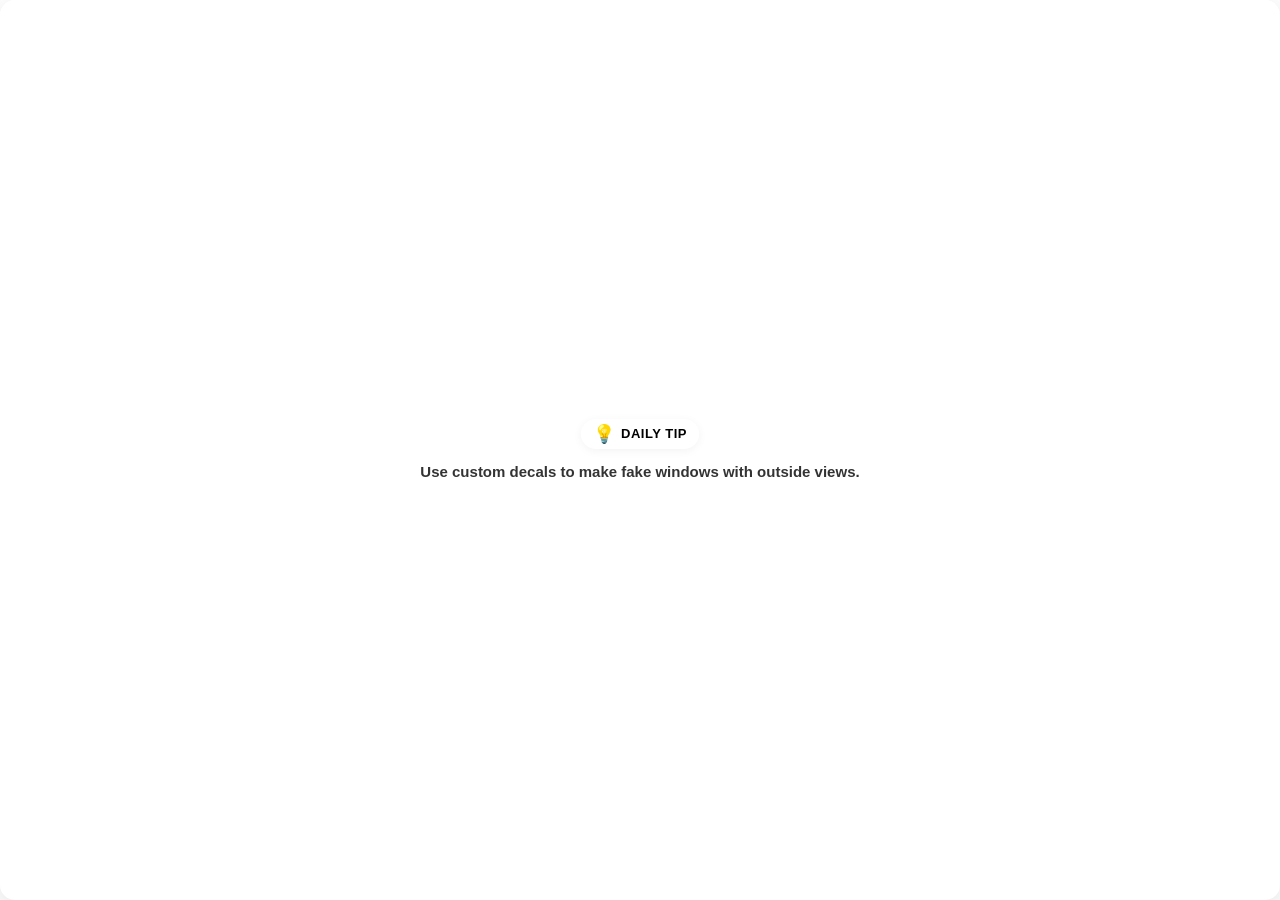
<file: widgets/bloxburg_tips/default.html>
<!DOCTYPE html>
<html lang="en">
<head>
    <script src="../../account.js"></script>
    <meta charset="UTF-8">
    <meta name="viewport" content="width=device-width, initial-scale=1.0">
    <title>Bloxburg Tips</title>
    <style>
        @keyframes float {
            0% { transform: translateY(0px) rotate(0deg); }
            50% { transform: translateY(-3px) rotate(5deg); }
            100% { transform: translateY(0px) rotate(0deg); }
        }

        body {
            margin: 0;
            padding: 0;
            width: 100vw;
            height: 100vh;
            display: flex;
            align-items: center;
            justify-content: center;
            
            /* Liquid glass style */
            background: rgba(255, 255, 255, 0.25);
            border: 1px solid rgba(255, 255, 255, 0.4);
            border-radius: 15px;
            box-sizing: border-box;
            backdrop-filter: blur(20px);
            -webkit-backdrop-filter: blur(20px);
            box-shadow: 0 8px 32px rgba(0, 0, 0, 0.12), inset 0 1px 1px rgba(255, 255, 255, 0.6);
            
            font-family: 'Segoe UI', Tahoma, Geneva, Verdana, sans-serif;
            color: #000;
            overflow: hidden;
            flex-direction: column;
            text-align: center;
            padding: 18px;
            position: relative;
        }

        .header {
            display: flex;
            align-items: center;
            gap: 6px;
            margin-bottom: 12px;
            background: rgba(255, 255, 255, 0.4);
            padding: 4px 12px;
            border-radius: 20px;
            box-shadow: 0 2px 10px rgba(0,0,0,0.05);
        }

        .emoji {
            font-size: 18px;
            animation: float 3s ease-in-out infinite;
        }

        h3 {
            margin: 0;
            font-size: 13px;
            font-weight: 700;
            color: #000;
            text-transform: uppercase;
            letter-spacing: 0.5px;
        }

        .tip-content {
            font-size: 15px;
            color: rgba(0, 0, 0, 0.8);
            font-weight: 600;
            line-height: 1.4;
            max-width: 95%;
            text-shadow: none;
        }
    </style>
</head>
<body>
    <div class="header">
        <div class="emoji">💡</div>
        <h3>Daily Tip</h3>
    </div>
    <div class="tip-content" id="tipText">Loading tip...</div>

    <script>
        const tips = [
            "Press 'C' to clone items quickly in Build Mode!",
            "Place floors manually instead of automatic to save money.",
            "Always boost your moods before working at Pizza Planet.",
            "Use custom decals to make fake windows with outside views.",
            "Basements cost more! Try placing items on the lowest plot level first."
        ];
        
        function randomizeTip() {
            const tipEl = document.getElementById('tipText');
            tipEl.style.opacity = '0';
            setTimeout(() => {
                tipEl.innerText = tips[Math.floor(Math.random() * tips.length)];
                tipEl.style.opacity = '1';
                tipEl.style.transition = 'opacity 0.3s ease';
            }, 100);
        }

        randomizeTip();
        
        // Change tip when tapping anywhere on widget
        document.body.addEventListener('click', randomizeTip);
    </script>
</body>
</html>
</file>
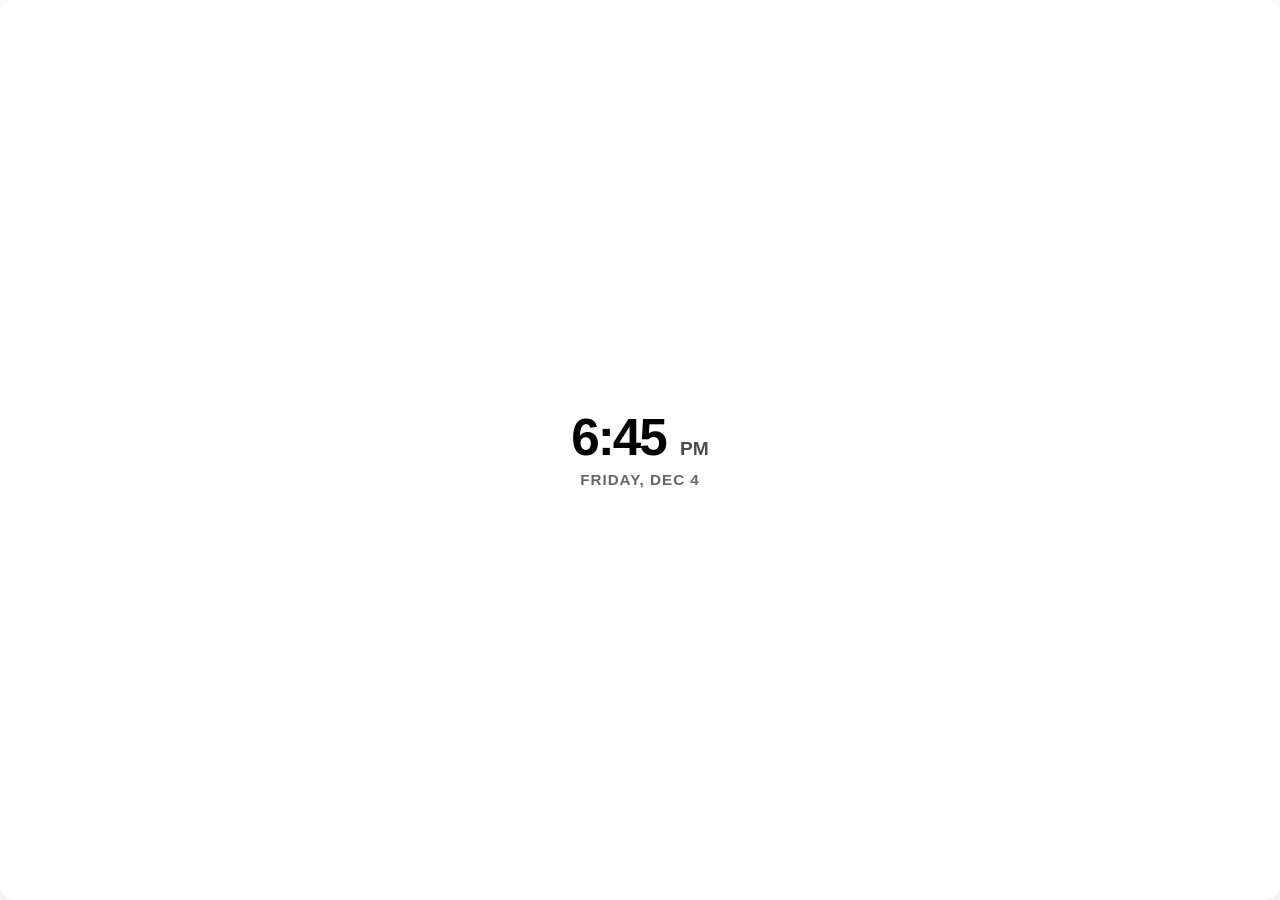
<file: widgets/clock/default.html>
<!DOCTYPE html>
<html lang="en">
<head>
    <script src="../../account.js"></script>
    <meta charset="UTF-8">
    <meta name="viewport" content="width=device-width, initial-scale=1.0">
    <title>Clock Widget</title>
    <style>
        body {
            margin: 0;
            padding: 0;
            display: flex;
            align-items: center;
            justify-content: center;
            height: 100vh;
            color: #000;
            font-family: 'Segoe UI', Tahoma, Geneva, Verdana, sans-serif;
            
            /* Liquid glass effect matching main app */
            background: rgba(255, 255, 255, 0.25);
            backdrop-filter: blur(20px);
            -webkit-backdrop-filter: blur(20px);
            border: 1px solid rgba(255, 255, 255, 0.4);
            border-radius: 15px;
            box-shadow: 0 8px 32px rgba(0, 0, 0, 0.12), inset 0 1px 1px rgba(255, 255, 255, 0.6);
            overflow: hidden;
            box-sizing: border-box;
        }

        .clock-container {
            text-align: center;
            display: flex;
            flex-direction: column;
            gap: 2px;
        }

        .time {
            font-size: 3.2rem;
            font-weight: 800;
            letter-spacing: -2px;
            line-height: 1;
            color: #000;
            font-variant-numeric: tabular-nums;
        }

        .time span {
            font-size: 1.2rem;
            font-weight: 700;
            letter-spacing: 0;
            margin-left: 2px;
            color: rgba(0, 0, 0, 0.7);
        }

        .date {
            font-size: 0.95rem;
            font-weight: 600;
            color: rgba(0, 0, 0, 0.6);
            text-transform: uppercase;
            letter-spacing: 1px;
            margin-top: 6px;
        }
    </style>
</head>
<body>
    <div class="clock-container">
        <div class="time" id="time">--:--</div>
        <div class="date" id="date">---</div>
    </div>

    <script>
        function updateClock() {
            const now = new Date();
            
            // Time
            let hours = now.getHours();
            let minutes = now.getMinutes();
            const ampm = hours >= 12 ? 'PM' : 'AM';
            hours = hours % 12;
            hours = hours ? hours : 12;
            minutes = minutes < 10 ? '0' + minutes : minutes;
            document.getElementById('time').innerHTML = `${hours}:${minutes} <span>${ampm}</span>`;

            // Date
            const options = { weekday: 'long', month: 'short', day: 'numeric' };
            document.getElementById('date').textContent = now.toLocaleDateString(undefined, options);
        }
        
        setInterval(updateClock, 1000);
        updateClock();
    </script>
</body>
</html>
</file>
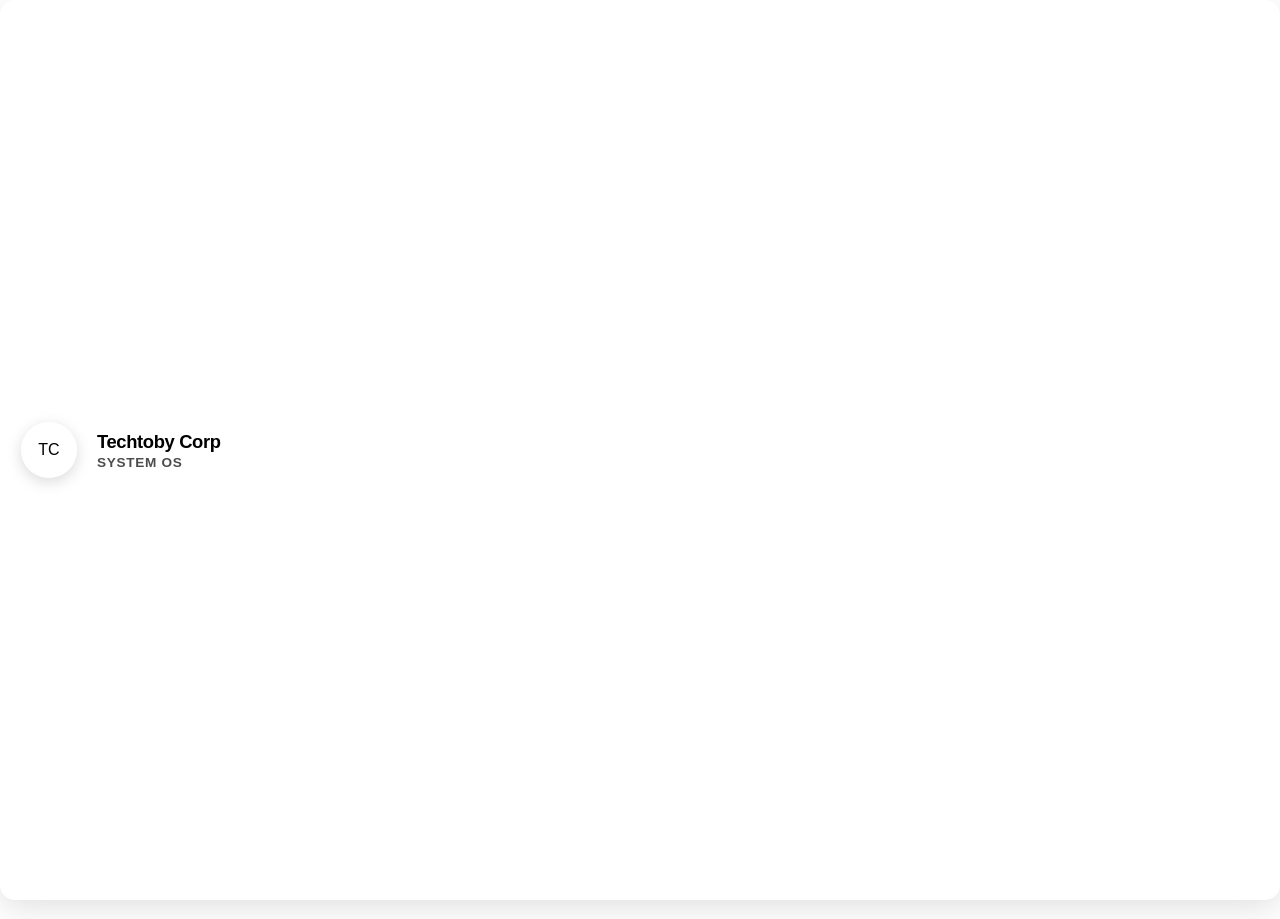
<file: widgets/techtoby/default.html>
<!DOCTYPE html>
<html lang="en">
<head>
    <script src="../../account.js"></script>
    <meta charset="UTF-8">
    <meta name="viewport" content="width=device-width, initial-scale=1.0">
    <title>Techtoby Widget</title>
    <style>
        @keyframes gradientMove {
            0% { background-position: 0% 50%; }
            50% { background-position: 100% 50%; }
            100% { background-position: 0% 50%; }
        }

        body {
            margin: 0;
            padding: 0;
            display: flex;
            align-items: center;
            justify-content: center;
            height: 100vh;
            color: #000;
            font-family: 'Segoe UI', Tahoma, Geneva, Verdana, sans-serif;
            
            /* Liquid glass style */
            background: rgba(255, 255, 255, 0.25);
            backdrop-filter: blur(20px);
            -webkit-backdrop-filter: blur(20px);
            border: 1px solid rgba(255, 255, 255, 0.4);
            border-radius: 15px;
            box-shadow: 0 8px 32px rgba(0, 0, 0, 0.12), inset 0 1px 1px rgba(255, 255, 255, 0.6);
            
            overflow: hidden;
            box-sizing: border-box;
        }

        .widget-content {
            display: flex;
            align-items: center;
            gap: 1.25rem;
            padding: 1.25rem;
            width: 100%;
            height: 100%;
            background: transparent;
        }

        .profile-pic {
            width: 56px;
            height: 56px;
            border-radius: 50%;
            overflow: hidden;
            background: rgba(255, 255, 255, 0.8);
            display: flex;
            align-items: center;
            justify-content: center;
            flex-shrink: 0;
            box-shadow: 0 4px 15px rgba(0,0,0,0.15), 0 0 0 2px rgba(255,255,255,0.8);
            transition: transform 0.3s cubic-bezier(0.34, 1.56, 0.64, 1);
        }

        .widget-content:hover .profile-pic {
            transform: scale(1.08) rotate(-5deg);
        }

        .profile-pic img {
            width: 100%;
            height: 100%;
            object-fit: cover;
        }

        .details {
            display: flex;
            flex-direction: column;
            overflow: hidden;
            justify-content: center;
        }

        .title {
            font-weight: 800;
            font-size: 1.15rem;
            letter-spacing: -0.02em;
            white-space: nowrap;
            overflow: hidden;
            text-overflow: ellipsis;
            color: #000;
        }

        .subtitle {
            font-size: 0.85rem;
            font-weight: 600;
            white-space: nowrap;
            overflow: hidden;
            text-overflow: ellipsis;
            color: rgba(0, 0, 0, 0.7);
            text-transform: uppercase;
            letter-spacing: 0.05em;
            margin-top: 2px;
        }
    </style>
</head>
<body>
    <div class="widget-content">
        <div class="profile-pic">
            <img src="https://cdn.dummtoby.network/assets/100000.png" alt="TC" onerror="this.style.display='none'; this.parentNode.innerHTML='TC';">
        </div>
        <div class="details">
            <div class="title">Techtoby Corp</div>
            <div class="subtitle">System OS</div>
        </div>
    </div>
</body>
</html>
</file>
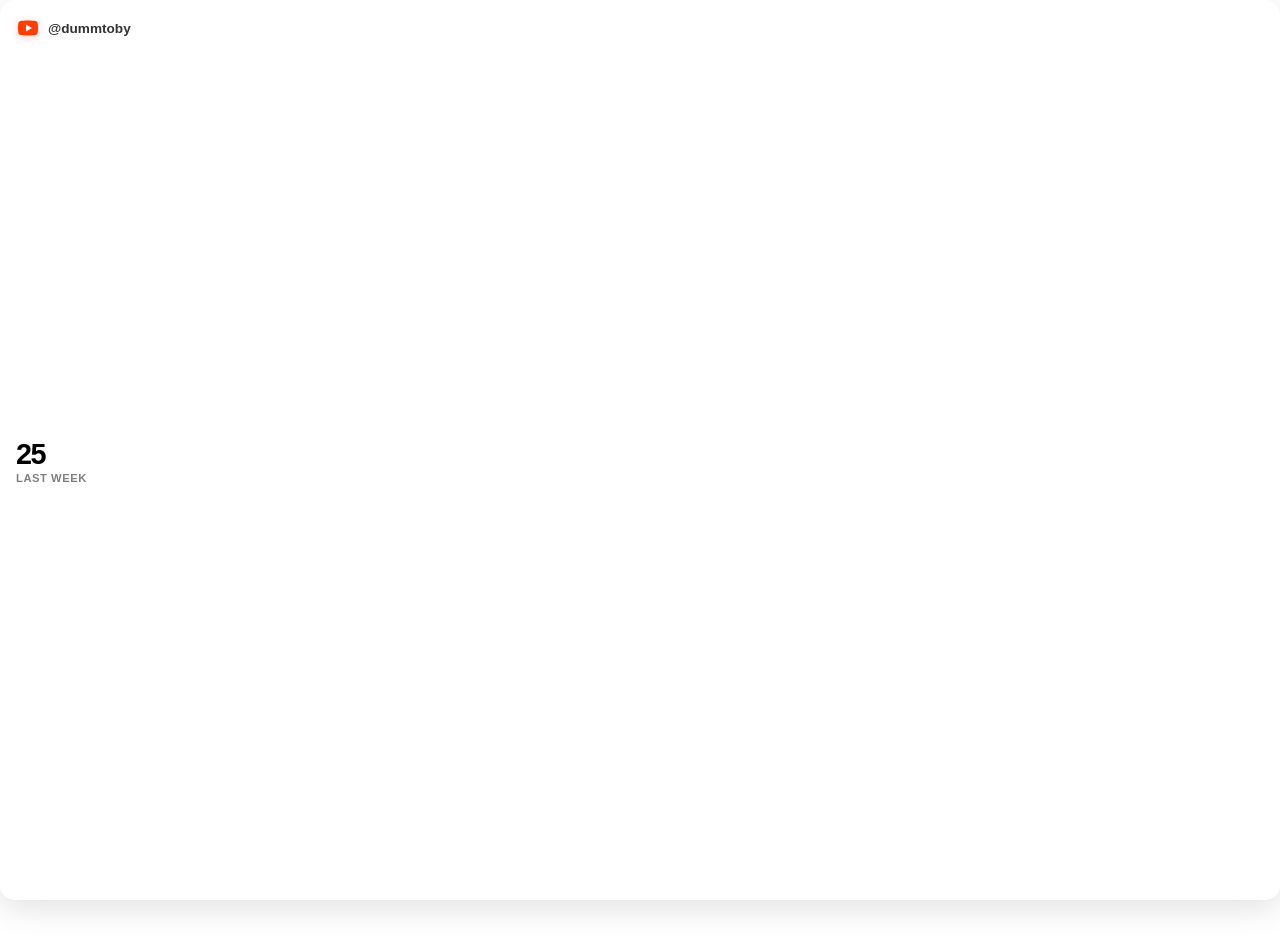
<file: widgets/youtube_stats/default.html>
<!DOCTYPE html>
<html lang="en">
<head>
    <script src="../../account.js"></script>
    <meta charset="UTF-8">
    <meta name="viewport" content="width=device-width, initial-scale=1.0">
    <title>YT Stats</title>
    <style>
        body {
            margin: 0;
            padding: 16px;
            width: 100vw;
            height: 100vh;
            display: flex;
            align-items: center;
            justify-content: center;
            
            box-sizing: border-box;
            font-family: 'Segoe UI', Tahoma, Geneva, Verdana, sans-serif;
            color: #000;
            overflow: hidden;
            position: relative;
            border-radius: 15px;
        }

        .bg-video {
            position: absolute;
            top: 0;
            left: 0;
            width: 100%;
            height: 100%;
            object-fit: cover;
            z-index: 1;
            filter: blur(9px);
            transform: scale(1.1); /* Hides blurred edges */
        }

        .glass-layer {
            position: absolute;
            top: 0;
            left: 0;
            width: 100%;
            height: 100%;
            z-index: 2;
            /* Liquid glass style */
            background: rgba(255, 255, 255, 0.4);
            backdrop-filter: blur(5px);
            -webkit-backdrop-filter: blur(5px);
            border: 1px solid rgba(255, 255, 255, 0.5);
            border-radius: 15px;
            box-shadow: 0 8px 32px rgba(0, 0, 0, 0.12), inset 0 1px 1px rgba(255, 255, 255, 0.6);
            pointer-events: none;
            box-sizing: border-box;
        }

        .widget-wrapper {
            display: flex;
            flex-direction: column;
            width: 100%;
            height: 100%;
            justify-content: space-between;
            position: relative;
            z-index: 3;
        }

        .header {
            display: flex;
            align-items: center;
            gap: 8px;
        }

        .header svg {
            width: 24px;
            height: 24px;
            filter: drop-shadow(0 2px 4px rgba(255, 0, 0, 0.2));
            flex-shrink: 0;
        }

        .channel-name {
            font-size: 0.85rem;
            font-weight: 700;
            color: rgba(0, 0, 0, 0.8);
            white-space: nowrap;
            overflow: hidden;
            text-overflow: ellipsis;
        }

        .stats-container {
            display: flex;
            flex-direction: column;
            align-items: flex-start;
            margin-top: auto;
            margin-bottom: auto;
        }

        .stat-value {
            font-size: 1.8rem;
            font-weight: 800;
            color: #000;
            line-height: 1;
            letter-spacing: -0.05em;
            display: flex;
            align-items: center;
            gap: 8px;
            transition: color 0.3s ease;
        }

        .stat-value.increased {
            color: #10b981;
        }

        .stat-label-row {
            display: flex;
            align-items: center;
            gap: 6px;
            margin-top: 4px;
        }

        .stat-label {
            font-size: 0.7rem;
            font-weight: 700;
            color: rgba(0, 0, 0, 0.5);
            text-transform: uppercase;
            letter-spacing: 0.05em;
        }

        .footer {
            display: flex;
            align-items: center;
            gap: 6px;
        }

        .trend {
            font-size: 0.75rem;
            color: #10b981;
            background: rgba(16, 185, 129, 0.2);
            padding: 2px 6px;
            border-radius: 12px;
            font-weight: 700;
            display: flex;
            align-items: center;
            gap: 2px;
        }

        .footer-text {
            font-size: 0.7rem;
            color: rgba(0, 0, 0, 0.4);
            font-weight: 600;
        }
    </style>
</head>
<body>
    <video src="https://cdn.dummtoby.network/assets/legacy/cdn.shawnyxx.dev/fileshare/cinematic-writing-on-a-whiteboard.mp4" autoplay loop muted playsinline class="bg-video"></video>
    <div class="glass-layer"></div>
    <div class="widget-wrapper">
        <div class="header">
            <svg xmlns="http://www.w3.org/2000/svg" viewBox="0 0 48 48">
                <path fill="#FF3D00" d="M43.2,33.9c-0.4,2.1-2.1,3.7-4.2,4c-3.3,0.5-8.8,1.1-15,1.1c-6.1,0-11.6-0.6-15-1.1c-2.1-0.3-3.8-1.9-4.2-4C4.4,31.6,4,28.2,4,24c0-4.2,0.4-7.6,0.8-9.9c0.4-2.1,2.1-3.7,4.2-4C12.3,9.6,17.8,9,24,9c6.2,0,11.6,0.6,15,1.1c2.1,0.3,3.8,1.9,4.2,4c0.4,2.3,0.9,5.7,0.9,9.9C44,28.2,43.6,31.6,43.2,33.9z"></path><path fill="#FFF" d="M20 31L20 17 32 24z"></path>
            </svg>
            <span class="channel-name">@dummtoby</span>
        </div>
        <div class="stats-container">
            <div class="stat-value" id="subCount">25</div>
            <div class="stat-label-row">
                <span class="stat-label">Last week</span>
            </div>
        </div>
    </div>
</body>
</html>
</file>
